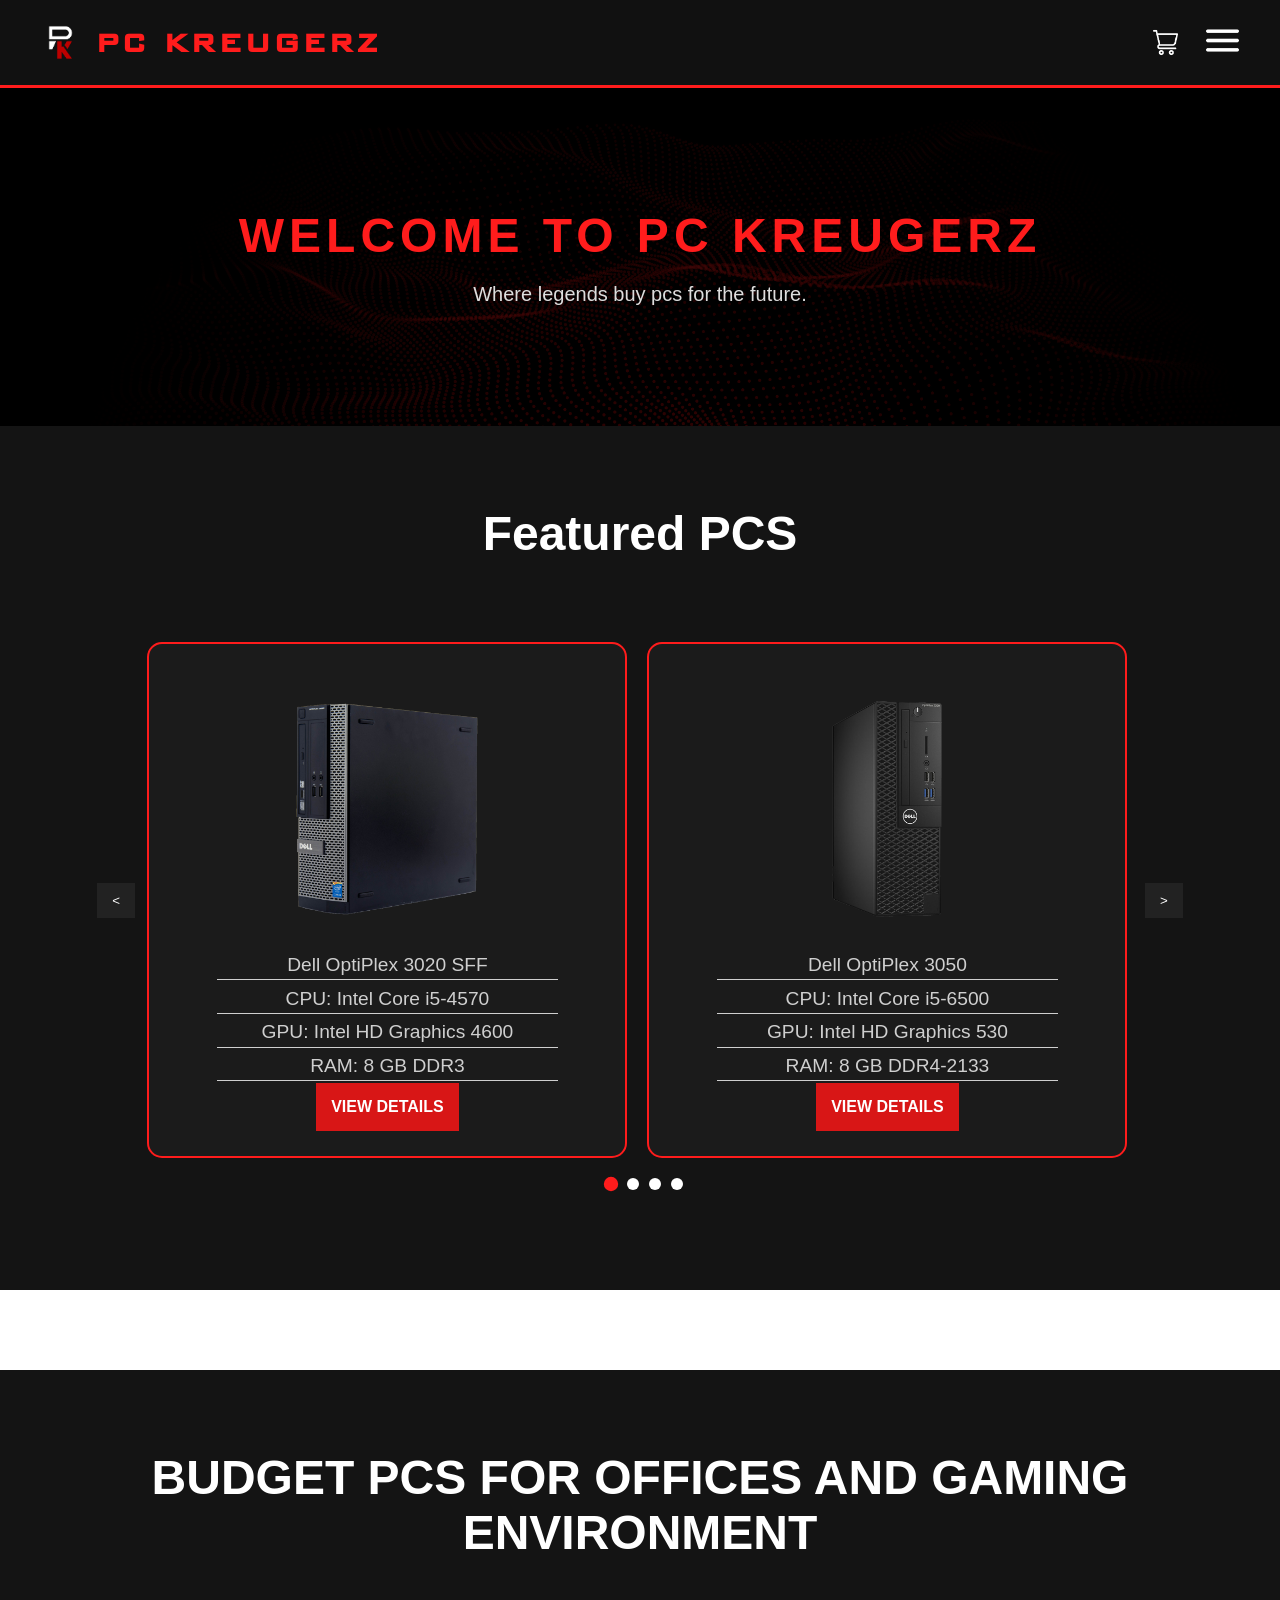
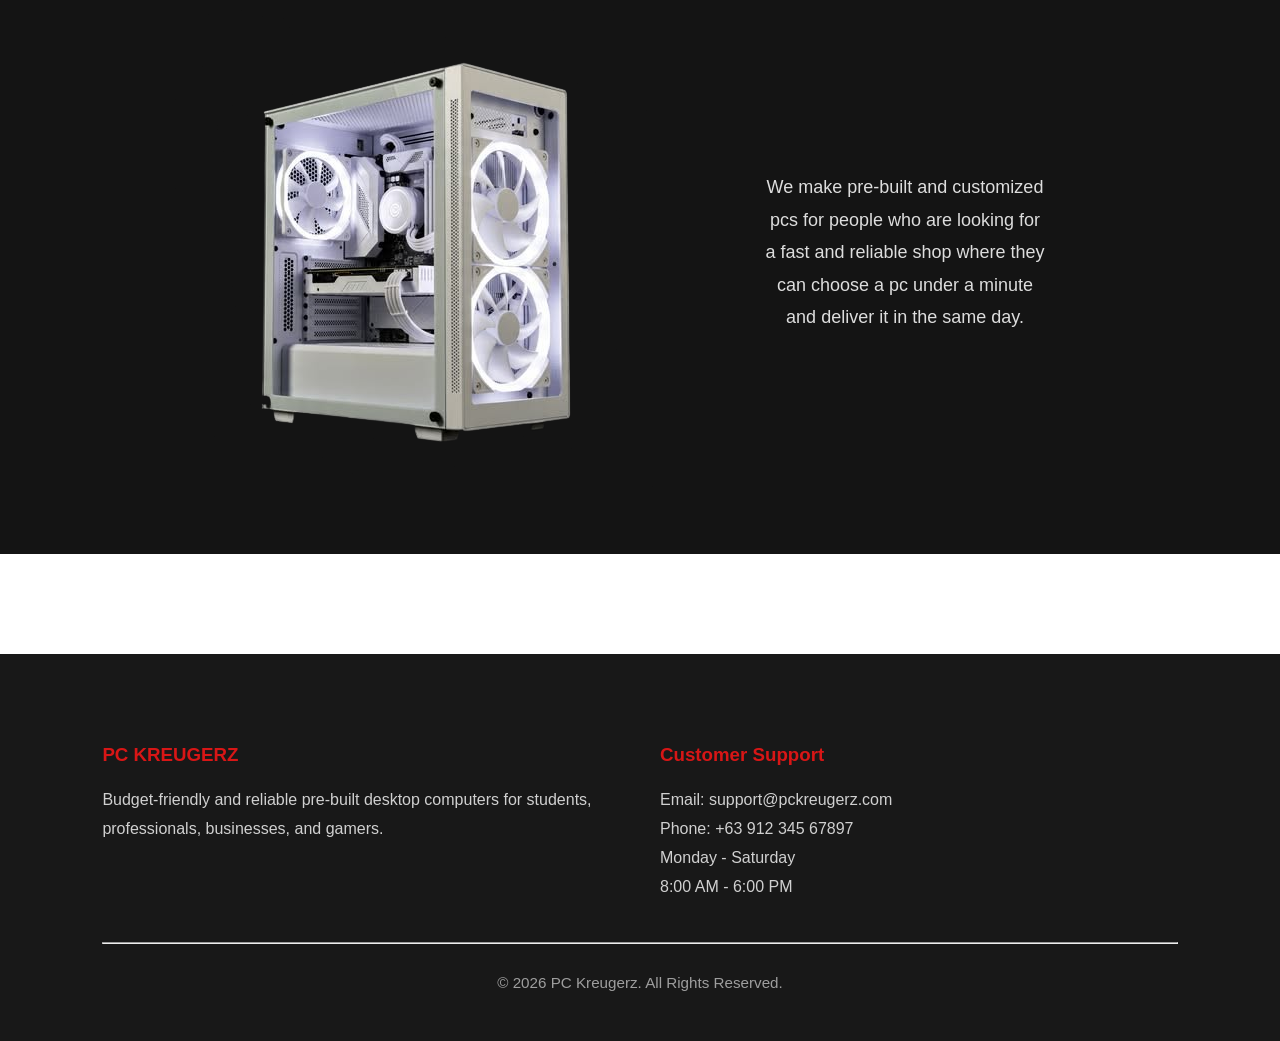
<file: index.html>
<!DOCTYPE html>
<html lang="en">
    <head>
        <meta charset="UTF-8">
        <meta name="viewport" content="width=device-width, initial-scale=1.0">
        <title>PC Kreugerz</title>
        
        <link rel="stylesheet" href="index.css">
        <link rel="stylesheet" href="general_style.css">
    </head>

    <body>
        <header>
            <nav>
                <div class="nav-brand">
                    <a href="index.html" class="logo-link">
                            <img src="pc_kreugerz_logo.png" alt="PC Kreugerz Logo">
                    </a> 
                        <h1>PC KREUGERZ</h1>
                    </div>

                    <div class="nav-icons">
                        <a href="cart.html">
                            <img src="icons/cart_icon.png" alt="Cart_Icon">
                        </a>

                        <div class="menu-container">
                            <img src="icons/menu_icon.png" alt="Menu Icon" id="menu-btn" class="menu-icon">

                            <div class="dropdown-menu" id="dropdown-menu">
                                <a href="index.html">Home</a>
                                <a href="about.html">About Us</a>
                                <a href="contact.html">Contact Us</a>
                            </div>
                        </div>
                    </div>
            </nav>
        </header>

        <main>

            <section id="Main_Header">
                <h2>WELCOME TO PC KREUGERZ</h2>
                <p>Where legends buy pcs for the future.</p>
            </section>

            
            <div class="FeaturedPC">

                <h2>Featured PCS</h2>

                <!-- Carosel here/Hero slider -->

                <div class="FeaturedPC_carousel_wrapper"> 
                <button id="prev"><</button>
                

                    <div class="FeaturedPC_slider">

                            <div class="FeaturedPC_Container"> <!--Feature_PC Container START--> 
                                <div class="FeaturedPC_Individual_Boxes">
                                            <img class="FeaturedPC_images" src="pictures/dell_optiplex_3020_sff.png" alt="Dell Optiplex 3020 Sff">
                                
                                    <p class="FeaturedPC_Texts">Dell OptiPlex 3020 SFF</p>        
                                    <p class="FeaturedPC_Texts">CPU: Intel Core i5-4570</p>
                                    <p class="FeaturedPC_Texts">GPU: Intel HD Graphics 4600</p>
                                    <p class="FeaturedPC_Texts">RAM: 8 GB DDR3</p>
                                    <a href="products/product_dell_optiplex_3020_sff.html">VIEW DETAILS</a>
                                </div>
                                
                                <div class="FeaturedPC_Individual_Boxes">
                                            <img class="FeaturedPC_images" src="pictures/dell-optiplex_3050_sff.png" alt="Dell OptiPlex 3050">
                                    
                                    <p class="FeaturedPC_Texts">Dell OptiPlex 3050</p>
                                    <p class="FeaturedPC_Texts">CPU: Intel Core i5-6500</p>
                                    <p class="FeaturedPC_Texts">GPU: Intel HD Graphics 530</p>
                                    <p class="FeaturedPC_Texts">RAM: 8 GB DDR4-2133</p>
                                    <a href="products/product_dell_optiplex_3050_sff.html">VIEW DETAILS</a>
                                </div>
                                
                                <div class="FeaturedPC_Individual_Boxes">
                                            <img class="FeaturedPC_images" src="pictures/dell_optiplex_7010_sff.png" alt="Dell OptiPlex 7010">
                                    
                                    <p class="FeaturedPC_Texts">Dell OptiPlex 7010</p>
                                    <p class="FeaturedPC_Texts">CPU: Intel Core i5-8500 </p>
                                    <p class="FeaturedPC_Texts">GPU: Intel UHD Graphics 630 </p>
                                    <p class="FeaturedPC_Texts">RAM: 16 GB DDR4-2666 </p>
                                    <a href="products/product_dell_optiplex_7010_sff.html">VIEW DETAILS</a>
                                </div>

                                <div class="FeaturedPC_Individual_Boxes">
                                            <img class="FeaturedPC_images" src="pictures/hp_elitedesk _800_g3_sff.png" alt="Dell EliteDesk 800 G3 SFF">
                                
                                    <p class="FeaturedPC_Texts">Dell EliteDesk 800 G3 SFF</p>
                                    <p class="FeaturedPC_Texts">CPU: Intel Core i7-13700 </p>
                                    <p class="FeaturedPC_Texts">GPU: Intel UHD Graphics 770 </p>
                                    <p class="FeaturedPC_Texts">RAM: 16 GB DDR5 </p>
                                    <a href="products/product_dell_elitedesk_800_g3_sff.html">VIEW DETAILS</a>
                                </div>

                                <div class="FeaturedPC_Individual_Boxes">
                                            <img class="FeaturedPC_images" src="pictures/hp_elitedesk_800_g4_sff.png" alt="Dell EliteDesk 800 G4 SFF">

                                    <p class="FeaturedPC_Texts">Dell EliteDesk 800 G4 SFF</p>
                                    <p class="FeaturedPC_Texts">CPU: Intel Core i5-12500</p>
                                    <p class="FeaturedPC_Texts">GPU: Intel UHD Graphics 770</p>
                                    <p class="FeaturedPC_Texts">RAM: 8 GB DDR4</p>
                                    <a href="products/product_dell_elitedesk_800_g4_sff.html">VIEW DETAILS</a>
                                </div>
                            </div> <!--Feature_PC Container END--> 

                        <div class="FeaturedPC_dots">
                            <span class="dot active"></span>
                            <span class="dot"></span>
                            <span class="dot"></span>
                            <span class="dot"></span>
                        </div>
                    </div>

                    <button id="next">></button>

                </div>

            </div> <!--Feature_PC Section END-->
            
            <section id="Short-Information-to-PCKREUGERZ">

                <h2>BUDGET PCS FOR OFFICES AND GAMING ENVIRONMENT</h2>

                <div class="Info-Container">

                    <div class="Info-Image">
                        <img src="gaming_pc.png" alt="Gaming_PC">
                    </div>

                    <div class="Info-Text">
                        <p>
                            We make pre-built and customized pcs for people who are looking
                            for a fast and reliable shop where they can choose a pc under a
                            minute and deliver it in the same day.
                        </p>
                    </div>

                </div>

            </section>
        </main>

        <footer>

            <div id="Footer_Content">

                <div>

                    <h3>PC KREUGERZ</h3>

                    <p>
                        Budget-friendly and reliable pre-built desktop computers
                        for students, professionals, businesses, and gamers.
                    </p>

                </div>

                <div>

                    <h3>Customer Support</h3>

                    <p>Email: support@pckreugerz.com</p>

                    <p>Phone: +63 912 345 67897</p>

                    <p>Monday - Saturday</p>

                    <p>8:00 AM - 6:00 PM</p>

                </div>

            </div>

            <hr>

            <p id="Copyright">

                © 2026 PC Kreugerz. All Rights Reserved.

            </p>

        </footer>
        <script src="menubtn.js"></script>
        <script src="slider_javascript.js"></script>
    </body>
    
</html>
</file>
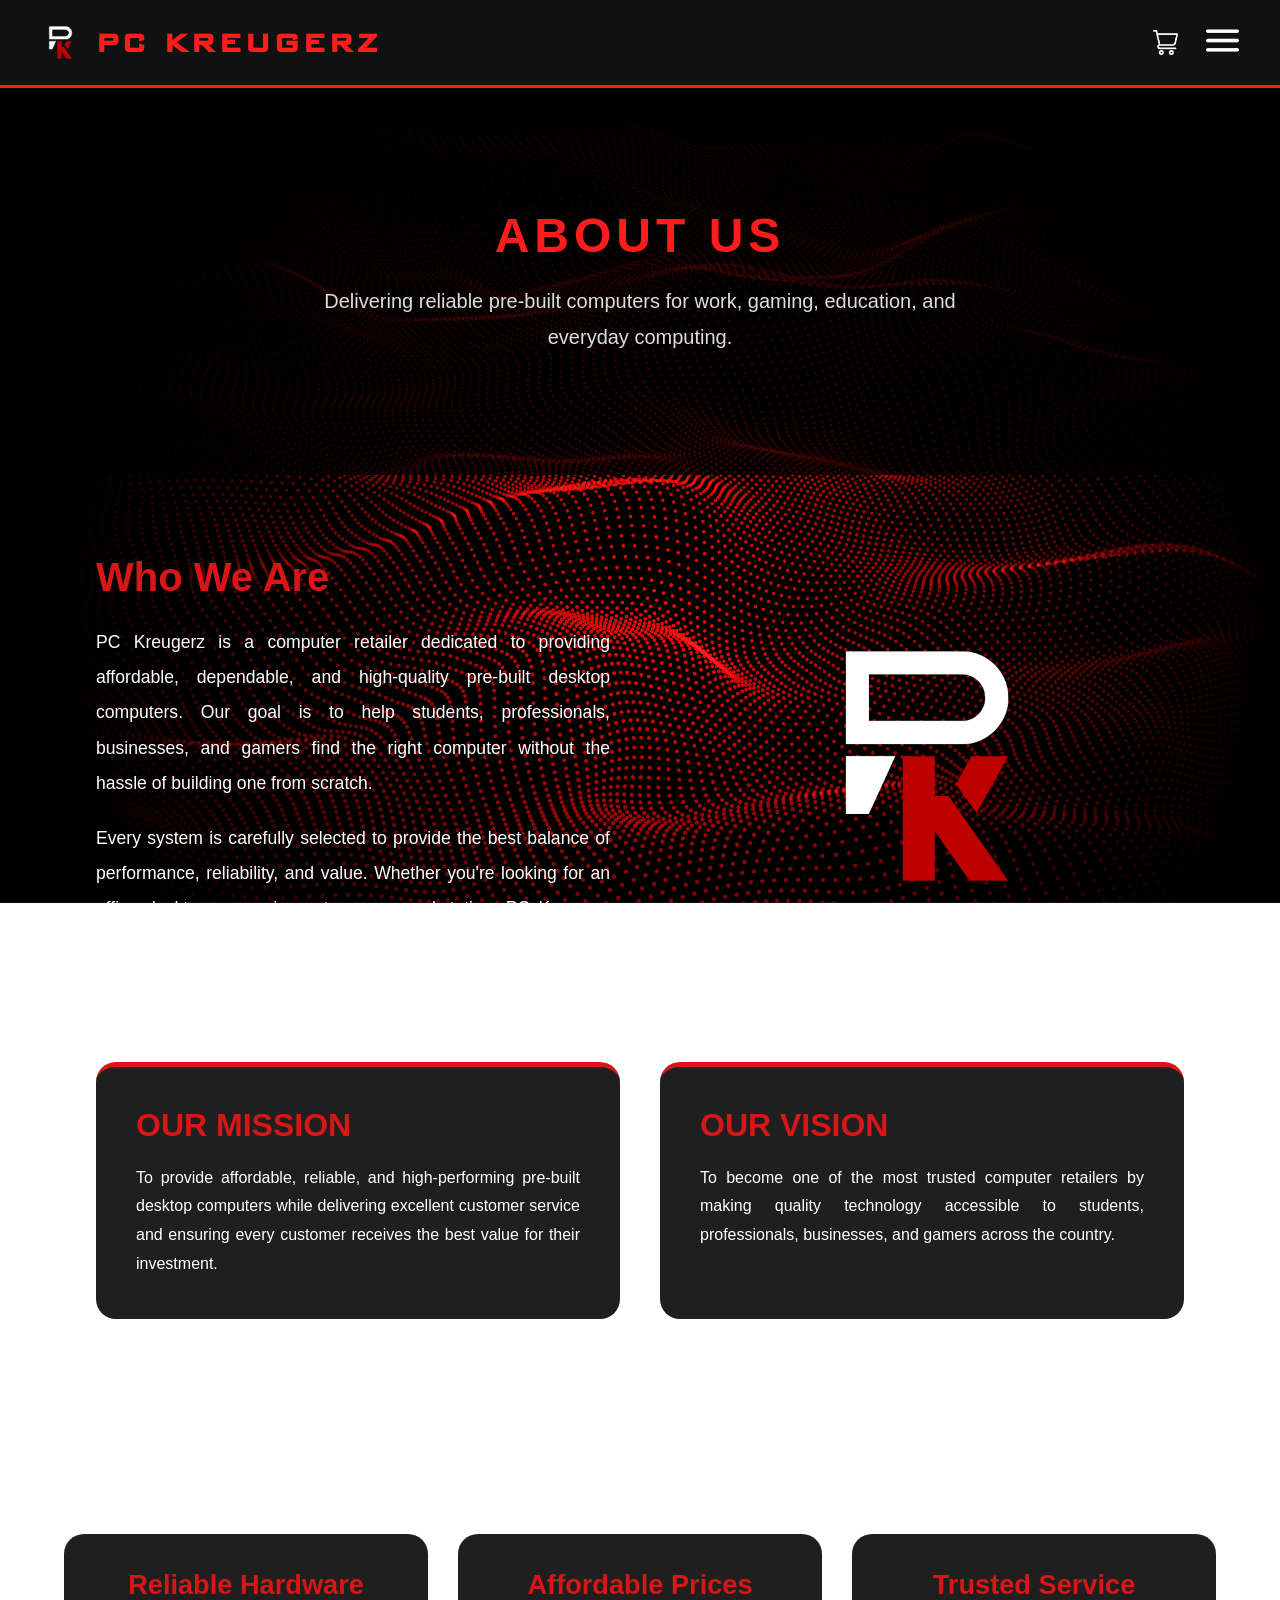
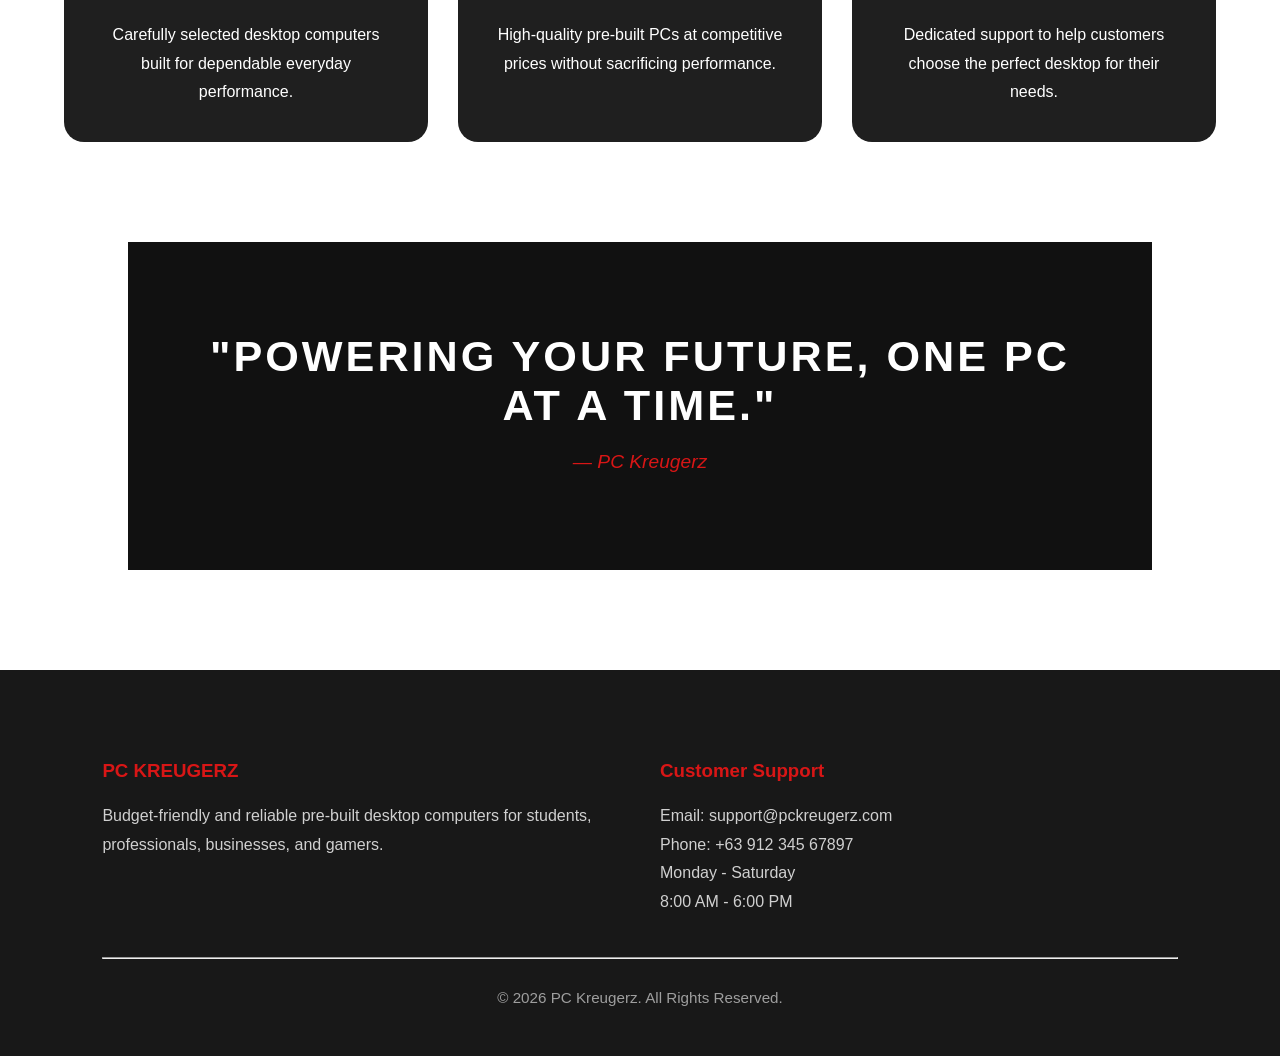
<file: about.html>
<!DOCTYPE html>
<html lang="en">

<head>
    <meta charset="UTF-8">
    <meta name="viewport" content="width=device-width, initial-scale=1.0">
    <title>About Us | PC Kreugerz</title>


        <link rel="stylesheet" href="about.css">
        <link rel="stylesheet" href="general_style.css">
</head>

<body>

    <header>
            <nav>
                <div class="nav-brand">
                    <a href="index.html" class="logo-link">
                            <img src="pc_kreugerz_logo.png" alt="PC Kreugerz Logo">
                    </a> 
                        <h1>PC KREUGERZ</h1>
                    </div>

                    <div class="nav-icons">
                        <a href="cart.html">
                            <img src="icons/cart_icon.png" alt="Cart_Icon">
                        </a>

                        <div class="menu-container">
                            <img src="icons/menu_icon.png" alt="Menu Icon" id="menu-btn" class="menu-icon">

                            <div class="dropdown-menu" id="dropdown-menu">
                                <a href="index.html">Home</a>
                                <a href="about.html">About Us</a>
                                <a href="contact.html">Contact Us</a>
                            </div>
                        </div>
                    </div>
            </nav>
        </header>

    <main>

        <section id="Main_Header">

            <h2>ABOUT US</h2>

            <p>
                Delivering reliable pre-built computers for work, gaming, education,
                and everyday computing.
            </p>

        </section>

        <section id="About_Company">

            <div class="About_Text">

                <h3>Who We Are</h3>

                <p>
                    PC Kreugerz is a computer retailer dedicated to providing
                    affordable, dependable, and high-quality pre-built desktop
                    computers. Our goal is to help students, professionals,
                    businesses, and gamers find the right computer without the
                    hassle of building one from scratch.
                </p>

                <p>
                    Every system is carefully selected to provide the best balance
                    of performance, reliability, and value. Whether you're looking
                    for an office desktop, a gaming setup, or a workstation, PC
                    Kreugerz offers solutions designed to meet your needs.
                </p>

            </div>

            <div class="About_Image">

                <img src="pc_kreugerz_logo.png" alt="PC Kreugerz Logo">

            </div>

        </section>

        <section id="Mission_Vision">

            <div class="Info_Box">

                <h3>OUR MISSION</h3>

                <p>
                    To provide affordable, reliable, and high-performing pre-built
                    desktop computers while delivering excellent customer service
                    and ensuring every customer receives the best value for their
                    investment.
                </p>

            </div>

            <div class="Info_Box">

                <h3>OUR VISION</h3>

                <p>
                    To become one of the most trusted computer retailers by making
                    quality technology accessible to students, professionals,
                    businesses, and gamers across the country.
                </p>

            </div>

        </section>

        <section id="Why_Choose">

            <h2>WHY CHOOSE PC KREUGERZ?</h2>

            <div id="Reasons">

                <div class="Reason_Box">

                    <h3>Reliable Hardware</h3>

                    <p>
                        Carefully selected desktop computers built for dependable
                        everyday performance.
                    </p>

                </div>

                <div class="Reason_Box">

                    <h3>Affordable Prices</h3>

                    <p>
                        High-quality pre-built PCs at competitive prices without
                        sacrificing performance.
                    </p>

                </div>

                <div class="Reason_Box">

                    <h3>Trusted Service</h3>

                    <p>
                        Dedicated support to help customers choose the perfect
                        desktop for their needs.
                    </p>

                </div>

            </div>

        </section>

        <section id="Quote">

            <h2>"POWERING YOUR FUTURE, ONE PC AT A TIME."</h2>

            <p>— PC Kreugerz</p>

        </section>

    </main>

    <footer>

        <div id="Footer_Content">

            <div>

                <h3>PC KREUGERZ</h3>

                <p>
                    Budget-friendly and reliable pre-built desktop computers
                    for students, professionals, businesses, and gamers.
                </p>

            </div>

            <div>

                <h3>Customer Support</h3>

                <p>Email: support@pckreugerz.com</p>

                <p>Phone: +63 912 345 67897</p>

                <p>Monday - Saturday</p>

                <p>8:00 AM - 6:00 PM</p>

            </div>

        </div>

        <hr>

        <p id="Copyright">

            © 2026 PC Kreugerz. All Rights Reserved.

        </p>

    </footer>
        <script src="menubtn.js"></script>
</body>

</html>
</file>
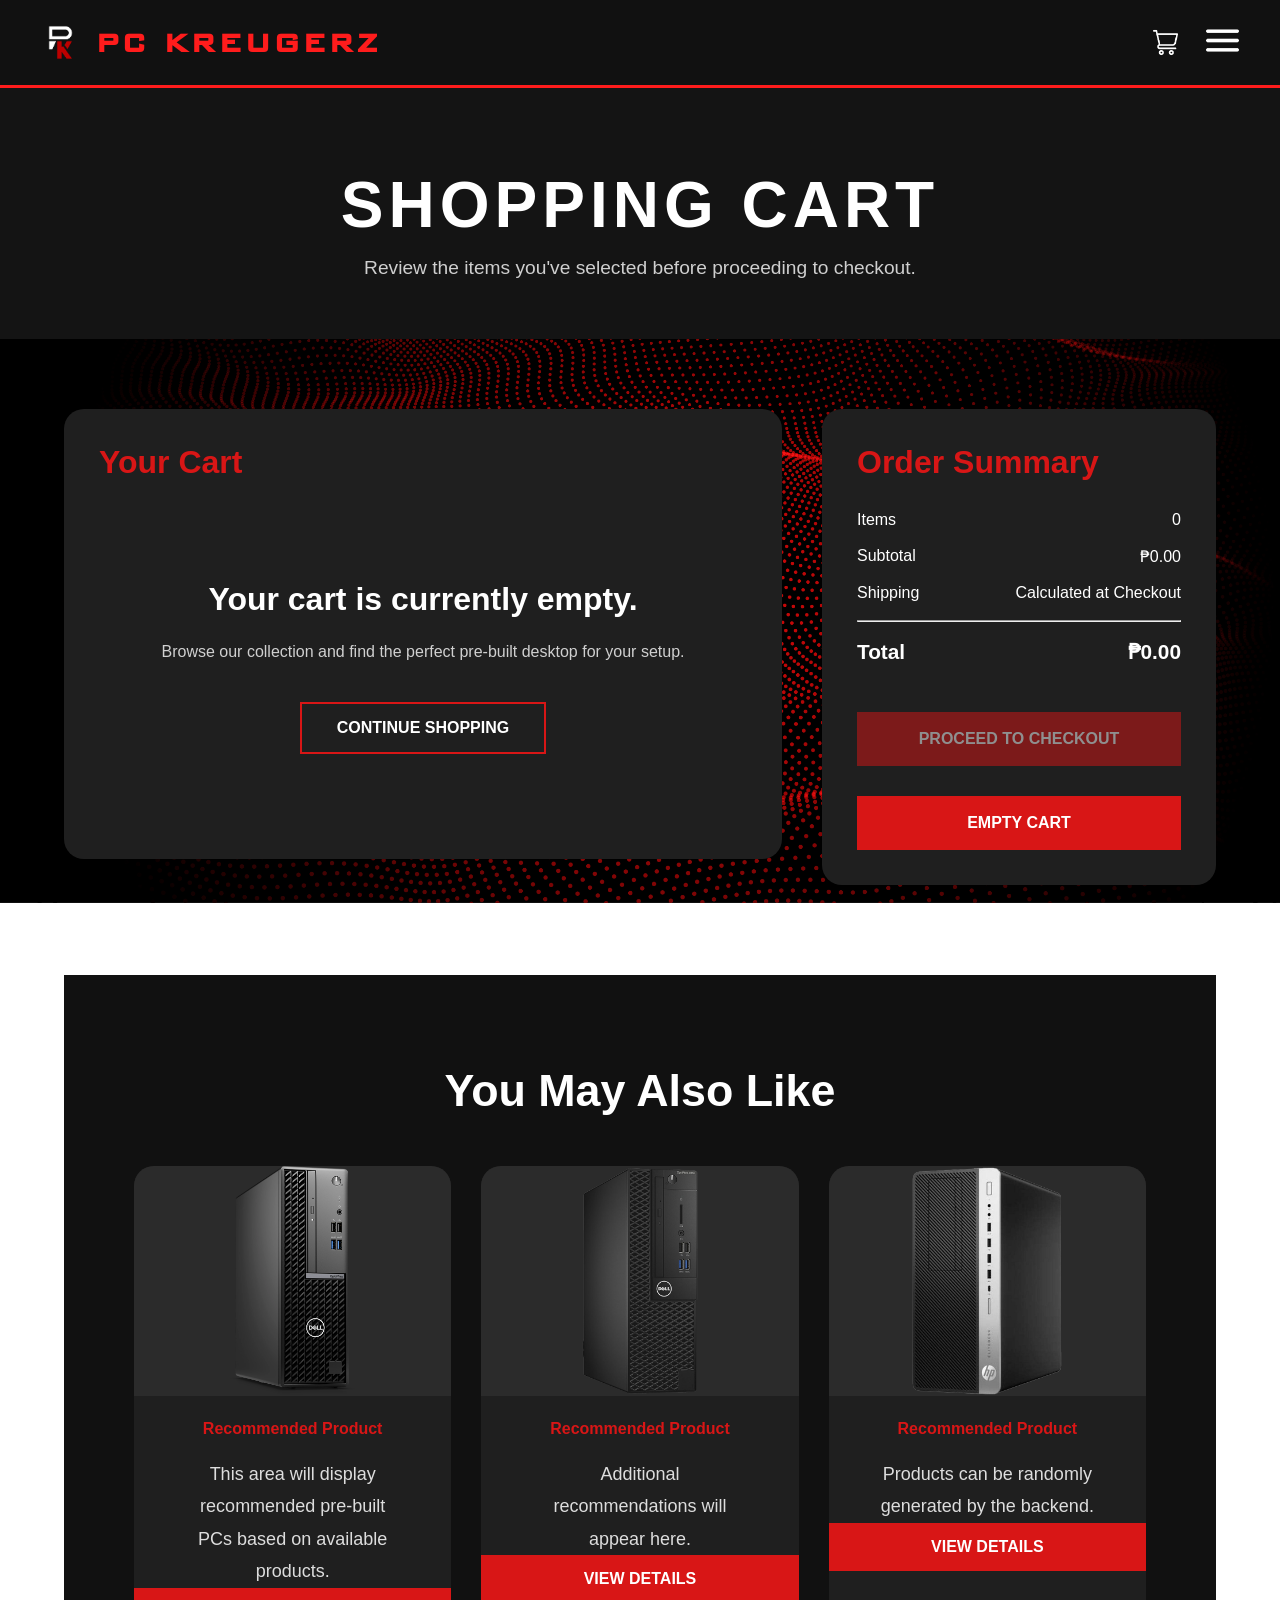
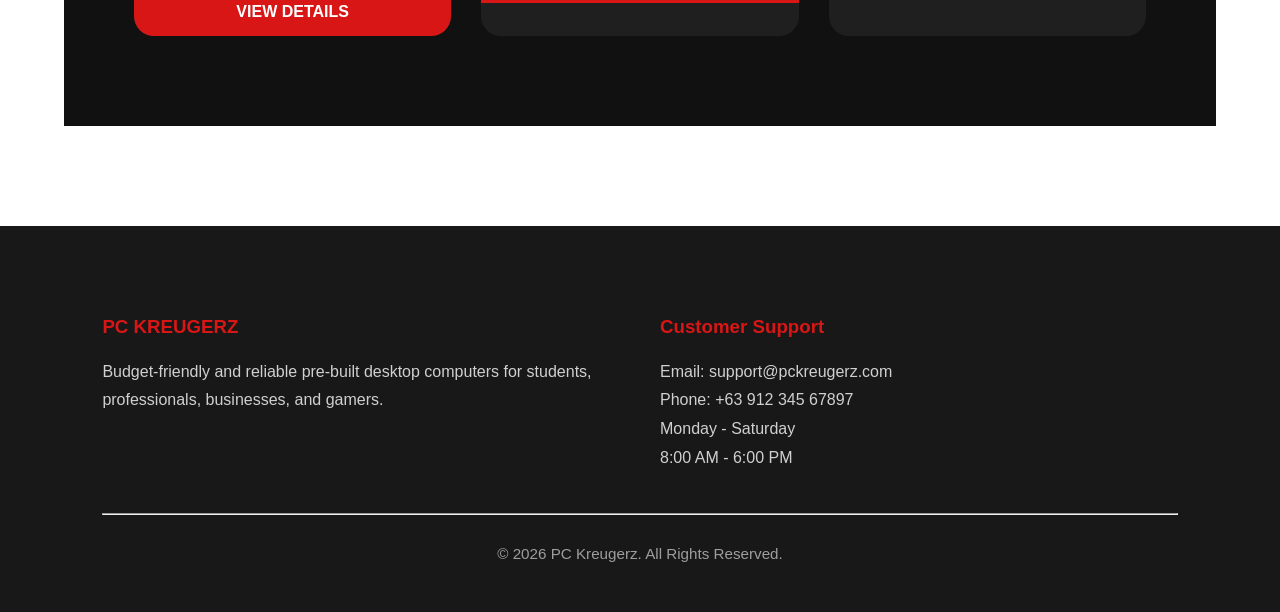
<file: cart.html>
<!DOCTYPE html>
<html lang="en">

<head>
    <meta charset="UTF-8">
    <meta name="viewport" content="width=device-width, initial-scale=1.0">
    <title>Shopping Cart | PC Kreugerz</title>
    
        <link rel="stylesheet" href="cart.css">
        <link rel="stylesheet" href="general_style.css">
</head>

<body>

    <header>
            <nav>
                <div class="nav-brand">
                    <a href="index.html" class="logo-link">
                            <img src="pc_kreugerz_logo.png" alt="PC Kreugerz Logo">
                    </a> 
                        <h1>PC KREUGERZ</h1>
                    </div>

                    <div class="nav-icons">
                        <a href="cart.html">
                            <img src="icons/cart_icon.png" alt="Cart_Icon">
                        </a>

                        <div class="menu-container">
                            <img src="icons/menu_icon.png" alt="Menu Icon" id="menu-btn" class="menu-icon">

                            <div class="dropdown-menu" id="dropdown-menu">
                                <a href="index.html">Home</a>
                                <a href="about.html">About Us</a>
                                <a href="contact.html">Contact Us</a>
                            </div>
                        </div>
                    </div>
            </nav>
    </header>

    <main>

        <section id="Cart_Header">

            <h2>SHOPPING CART</h2>

            <p>
                Review the items you've selected before proceeding to checkout.
            </p>

        </section>

        <section id="Cart_Content">
            <div id="Cart_Container">

                <h3>Your Cart</h3>

                <div id="Cart_Items">
                    <div class="Empty_Cart">

                        <h4>Your cart is currently empty.</h4>

                        <p>
                            Browse our collection and find the perfect pre-built
                            desktop for your setup.
                        </p>

                        <a href="index.html" id="Continue_Shopping">
                            CONTINUE SHOPPING
                        </a>

                    </div>
                </div>
            </div>

            <div id="Cart_Summary">

                <h3>Order Summary</h3>

                <div class="Summary_Row">
                    <span>Items</span>
                    <span id="cartItems">0</span>
                </div>

                <div class="Summary_Row">
                    <span>Subtotal</span>
                    <span id="subtotal">₱0.00</span>
                </div>

                <div class="Summary_Row">
                    <span>Shipping</span>
                    <span>Calculated at Checkout</span>
                </div>

                <hr>

                <div class="Summary_Row Total">
                    <span>Total</span>
                    <span id="total">₱0.00</span>
                </div>

                <button id="checkoutBtn" type="button" disabled>
                    PROCEED TO CHECKOUT
                </button>
                <button id="Empty_Cart_Btn" type="button">
                    EMPTY CART
                </button>

            </div>

        </section>

        <section id="Recommendations">

            <h2>You May Also Like</h2>

            <div id="Recommendation_Container">
                <div class="Recommendation_Card">

                        <img src="pictures/dell_optiplex_7010_sff.png" alt="Dell OptiPlex 3020 SFF">

                    <h4>Recommended Product</h4>

                    <p>
                        This area will display recommended pre-built PCs based on
                        available products.
                    </p>

                    <a href="products/product_dell_optiplex_7010_sff.html">VIEW DETAILS</a>

                </div>

                <div class="Recommendation_Card">

                        <img src="pictures/dell-optiplex_3050_sff.png" alt="HP Small Form Factor">

                    <h4>Recommended Product</h4>

                    <p>
                        Additional recommendations will appear here.
                    </p>

                    <a href="products/product_dell_optiplex_3050_sff.html">VIEW DETAILS</a>

                </div>

                <div class="Recommendation_Card">

                        <img src="pictures/hp_elitedesk_800_g4_sff.png" alt="HP ProDesk 400 G9 SFF">

                    <h4>Recommended Product</h4>

                    <p>
                        Products can be randomly generated by the backend.
                    </p>

                    <a href="products/product_dell_elitedesk_800_g4_sff.html">VIEW DETAILS</a>

                </div>
            </div>
        </section>

    </main>

    <footer>

        <div id="Footer_Content">

            <div>

                <h3>PC KREUGERZ</h3>

                <p>
                    Budget-friendly and reliable pre-built desktop computers
                    for students, professionals, businesses, and gamers.
                </p>

            </div>

            <div>

                <h3>Customer Support</h3>

                <p>Email: support@pckreugerz.com</p>

                <p>Phone: +63 912 345 67897</p>

                <p>Monday - Saturday</p>

                <p>8:00 AM - 6:00 PM</p>

            </div>

        </div>

        <hr>

        <p id="Copyright">

            © 2026 PC Kreugerz. All Rights Reserved.

        </p>

    </footer>

        <script src="menubtn.js"></script>
        <script src="purchase.js"></script>
</body>

</html>
</file>
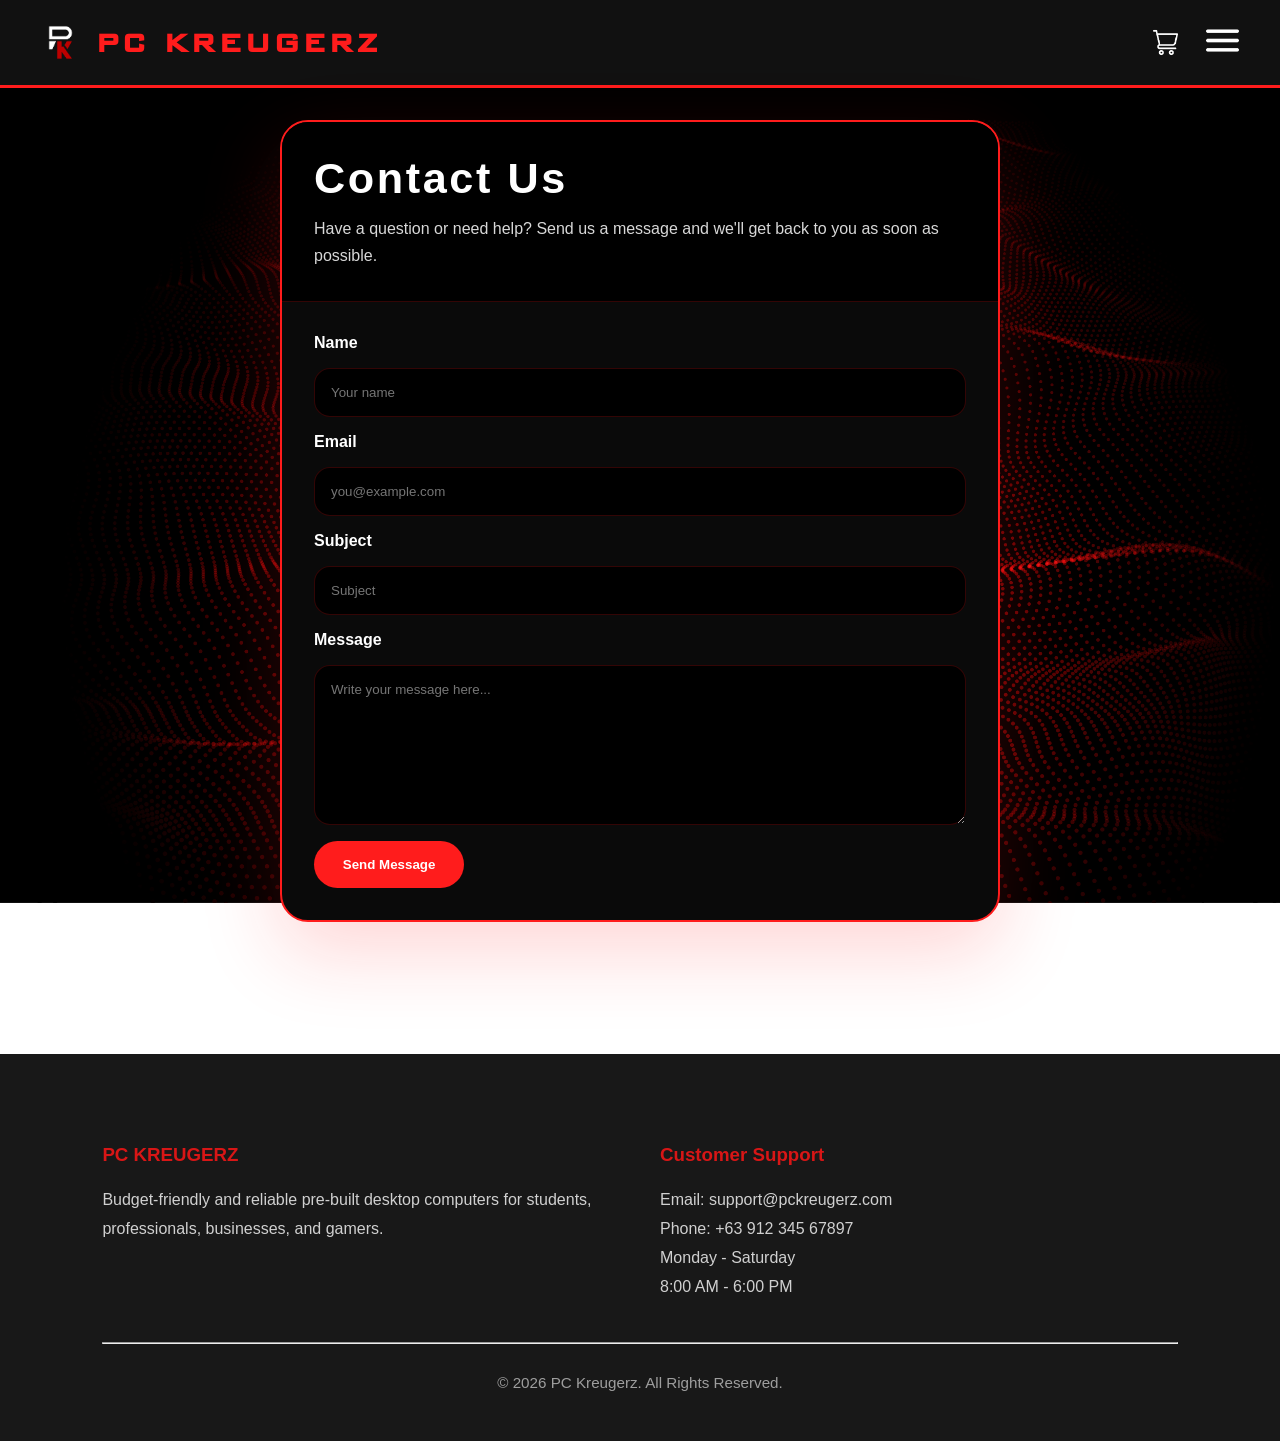
<file: contact.html>
<!DOCTYPE html>
<html lang="en">
<head>
    <meta charset="UTF-8">
    <meta name="viewport" content="width=device-width, initial-scale=1.0">
    <title>Contact Us</title>

    <link rel="stylesheet" href="general_style.css">
    <link rel="stylesheet" href="contact.css">
</head>

<body>

    <!-- Navigation -->
    <header class="site-header">
            <nav>
                <div class="nav-brand">
                    <a href="index.html" class="logo-link">
                            <img src="pc_kreugerz_logo.png" alt="PC Kreugerz Logo">
                    </a> 
                        <h1>PC KREUGERZ</h1>
                    </div>

                    <div class="nav-icons">
                        <a href="cart.html">
                            <img src="icons/cart_icon.png" alt="Cart_Icon">
                        </a>

                        <div class="menu-container">
                            <img src="icons/menu_icon.png" alt="Menu Icon" id="menu-btn" class="menu-icon">

                            <div class="dropdown-menu" id="dropdown-menu">
                                <a href="index.html">Home</a>
                                <a href="about.html">About Us</a>
                                <a href="contact.html">Contact Us</a>
                            </div>
                        </div>
                    </div>
            </nav>
    </header>

    <!-- Contact Section -->
    <main class="contact-page">

        <div class="contact-card">

            <div class="contact-header">
                <h1>Contact Us</h1>

                <p>
                    Have a question or need help? Send us a message and
                    we'll get back to you as soon as possible.
                </p>
            </div>

            <form>

                <label for="name">Name</label>
                <input
                    type="text"
                    id="name"
                    name="name"
                    placeholder="Your name"
                    required>

                <label for="email">Email</label>
                <input
                    type="email"
                    id="email"
                    name="email"
                    placeholder="you@example.com"
                    required>

                <label for="subject">Subject</label>
                <input
                    type="text"
                    id="subject"
                    name="subject"
                    placeholder="Subject">

                <label for="message">Message</label>
                <textarea
                    id="message"
                    name="message"
                    placeholder="Write your message here..."
                    required></textarea>

                <button type="submit">Send Message</button>

            </form>

        </div>

    </main>

    <footer>
        <div id="Footer_Content">
            <div>
                <h3>PC KREUGERZ</h3>
                <p>
                    Budget-friendly and reliable pre-built desktop computers
                    for students, professionals, businesses, and gamers.
                </p>
            </div>

            <div>
                <h3>Customer Support</h3>
                <p>Email: support@pckreugerz.com</p>
                <p>Phone: +63 912 345 67897</p>
                <p>Monday - Saturday</p>
                <p>8:00 AM - 6:00 PM</p>
            </div>
        </div>

        <hr>
        <p id="Copyright">
            © 2026 PC Kreugerz. All Rights Reserved.
        </p>

    </footer>
        <script src="menubtn.js"></script>

</body>
</html>
</file>
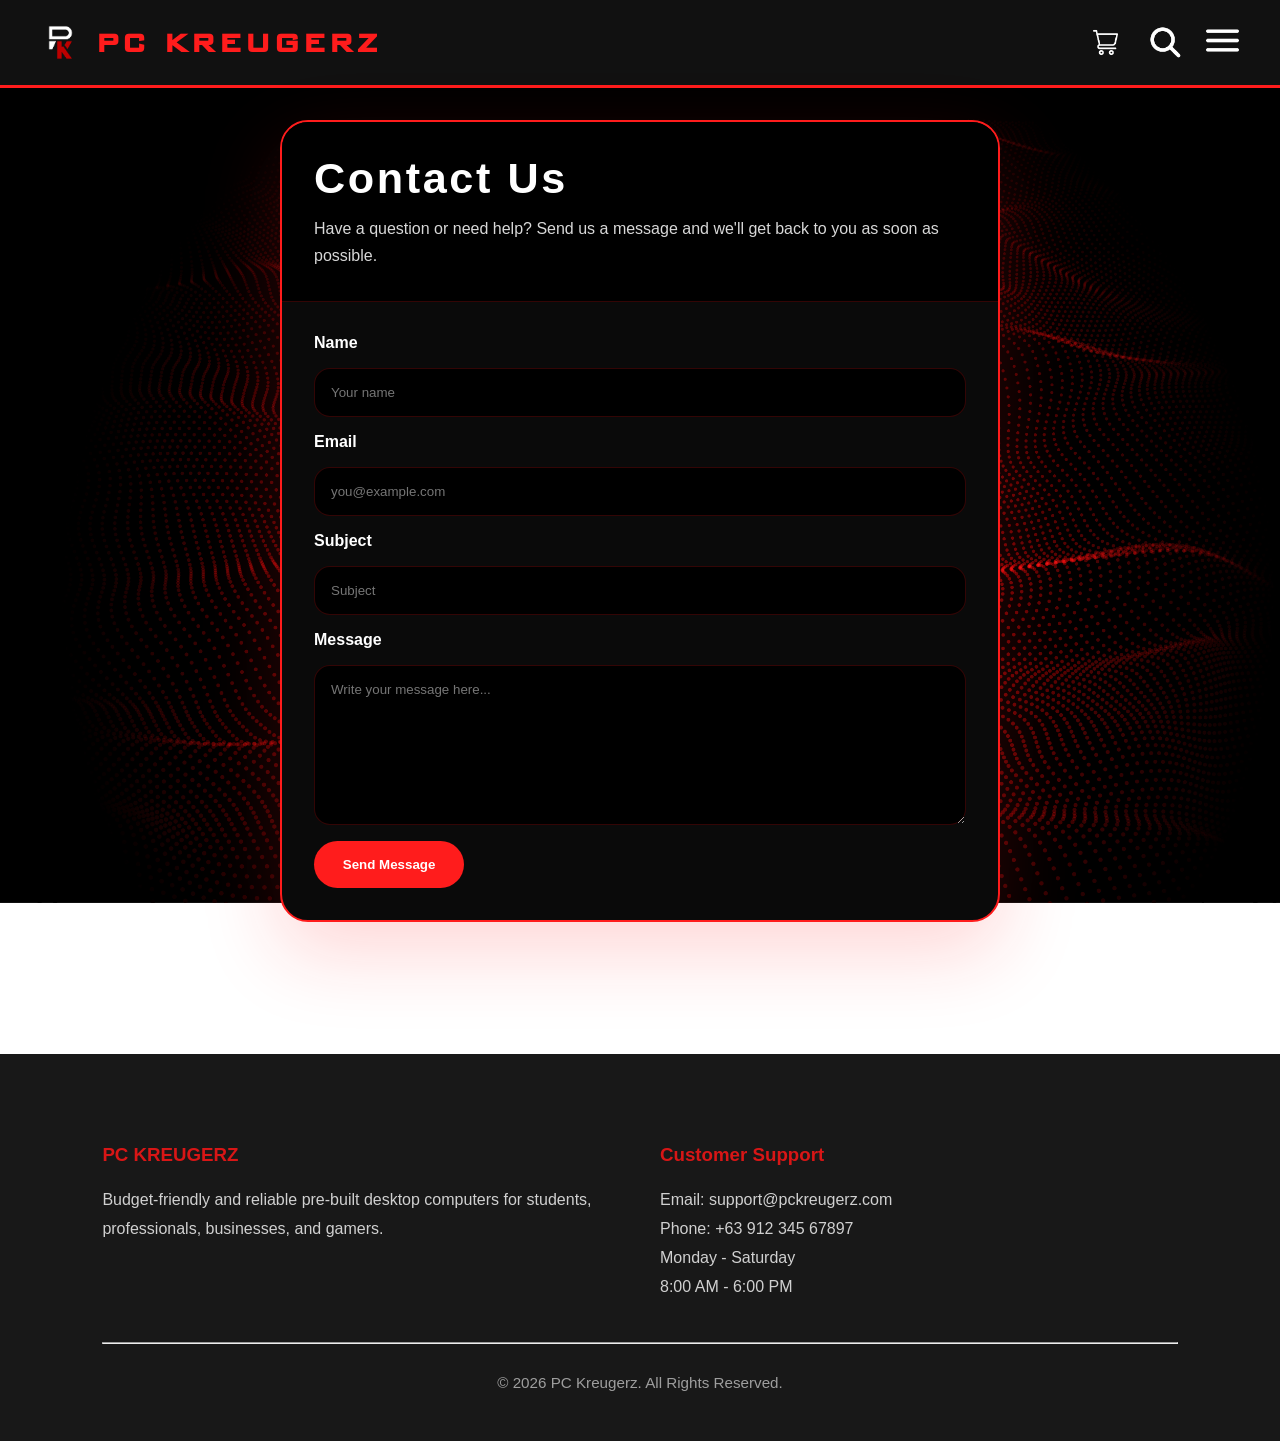
<file: Contact.html>
<!DOCTYPE html>
<html lang="en">
<head>
    <meta charset="UTF-8">
    <meta name="viewport" content="width=device-width, initial-scale=1.0">
    <title>Contact Us</title>

    <link rel="stylesheet" href="general_style.css">
    <link rel="stylesheet" href="Contact.css">
</head>

<body>

    <!-- Navigation -->
    <header class="site-header">
        <nav>
            <div class="nav-brand">
                <a href="index.html" class="logo-link">
                    <img src="pc_kreugerz_logo.png" alt="PC Kreugerz Logo">
                </a>
                <h1>PC KREUGERZ</h1>
            </div>

            <div class="nav-icons">
                <a href="cart.html">
                    <img src="icons/cart_icon.png" alt="Cart Icon">
                </a>

                <a href="search.html">
                    <img src="icons/search_icon.png" alt="Search Icon">
                </a>

                <div class="menu-container">
                    <img src="icons/menu_icon.png"
                        alt="Menu Icon"
                        id="menu-btn"
                        class="menu-icon">

                    <div class="dropdown-menu" id="dropdown-menu">
                        <a href="index.html">Home</a>
                        <a href="about.html">About Us</a>
                        <a href="contact.html">Contact Us</a>
                    </div>
                </div>
            </div>
        </nav>
    </header>

    <!-- Contact Section -->
    <main class="contact-page">

        <div class="contact-card">

            <div class="contact-header">
                <h1>Contact Us</h1>

                <p>
                    Have a question or need help? Send us a message and
                    we'll get back to you as soon as possible.
                </p>
            </div>

            <form>

                <label for="name">Name</label>
                <input
                    type="text"
                    id="name"
                    name="name"
                    placeholder="Your name"
                    required>

                <label for="email">Email</label>
                <input
                    type="email"
                    id="email"
                    name="email"
                    placeholder="you@example.com"
                    required>

                <label for="subject">Subject</label>
                <input
                    type="text"
                    id="subject"
                    name="subject"
                    placeholder="Subject">

                <label for="message">Message</label>
                <textarea
                    id="message"
                    name="message"
                    placeholder="Write your message here..."
                    required></textarea>

                <button type="submit">Send Message</button>

            </form>

        </div>

    </main>

    <footer>
        <div id="Footer_Content">
            <div>
                <h3>PC KREUGERZ</h3>
                <p>
                    Budget-friendly and reliable pre-built desktop computers
                    for students, professionals, businesses, and gamers.
                </p>
            </div>

            <div>
                <h3>Customer Support</h3>
                <p>Email: support@pckreugerz.com</p>
                <p>Phone: +63 912 345 67897</p>
                <p>Monday - Saturday</p>
                <p>8:00 AM - 6:00 PM</p>
            </div>
        </div>

        <hr>
        <p id="Copyright">
            © 2026 PC Kreugerz. All Rights Reserved.
        </p>

    </footer>
        <script src="menubtn.js"></script>

</body>
</html>
</file>
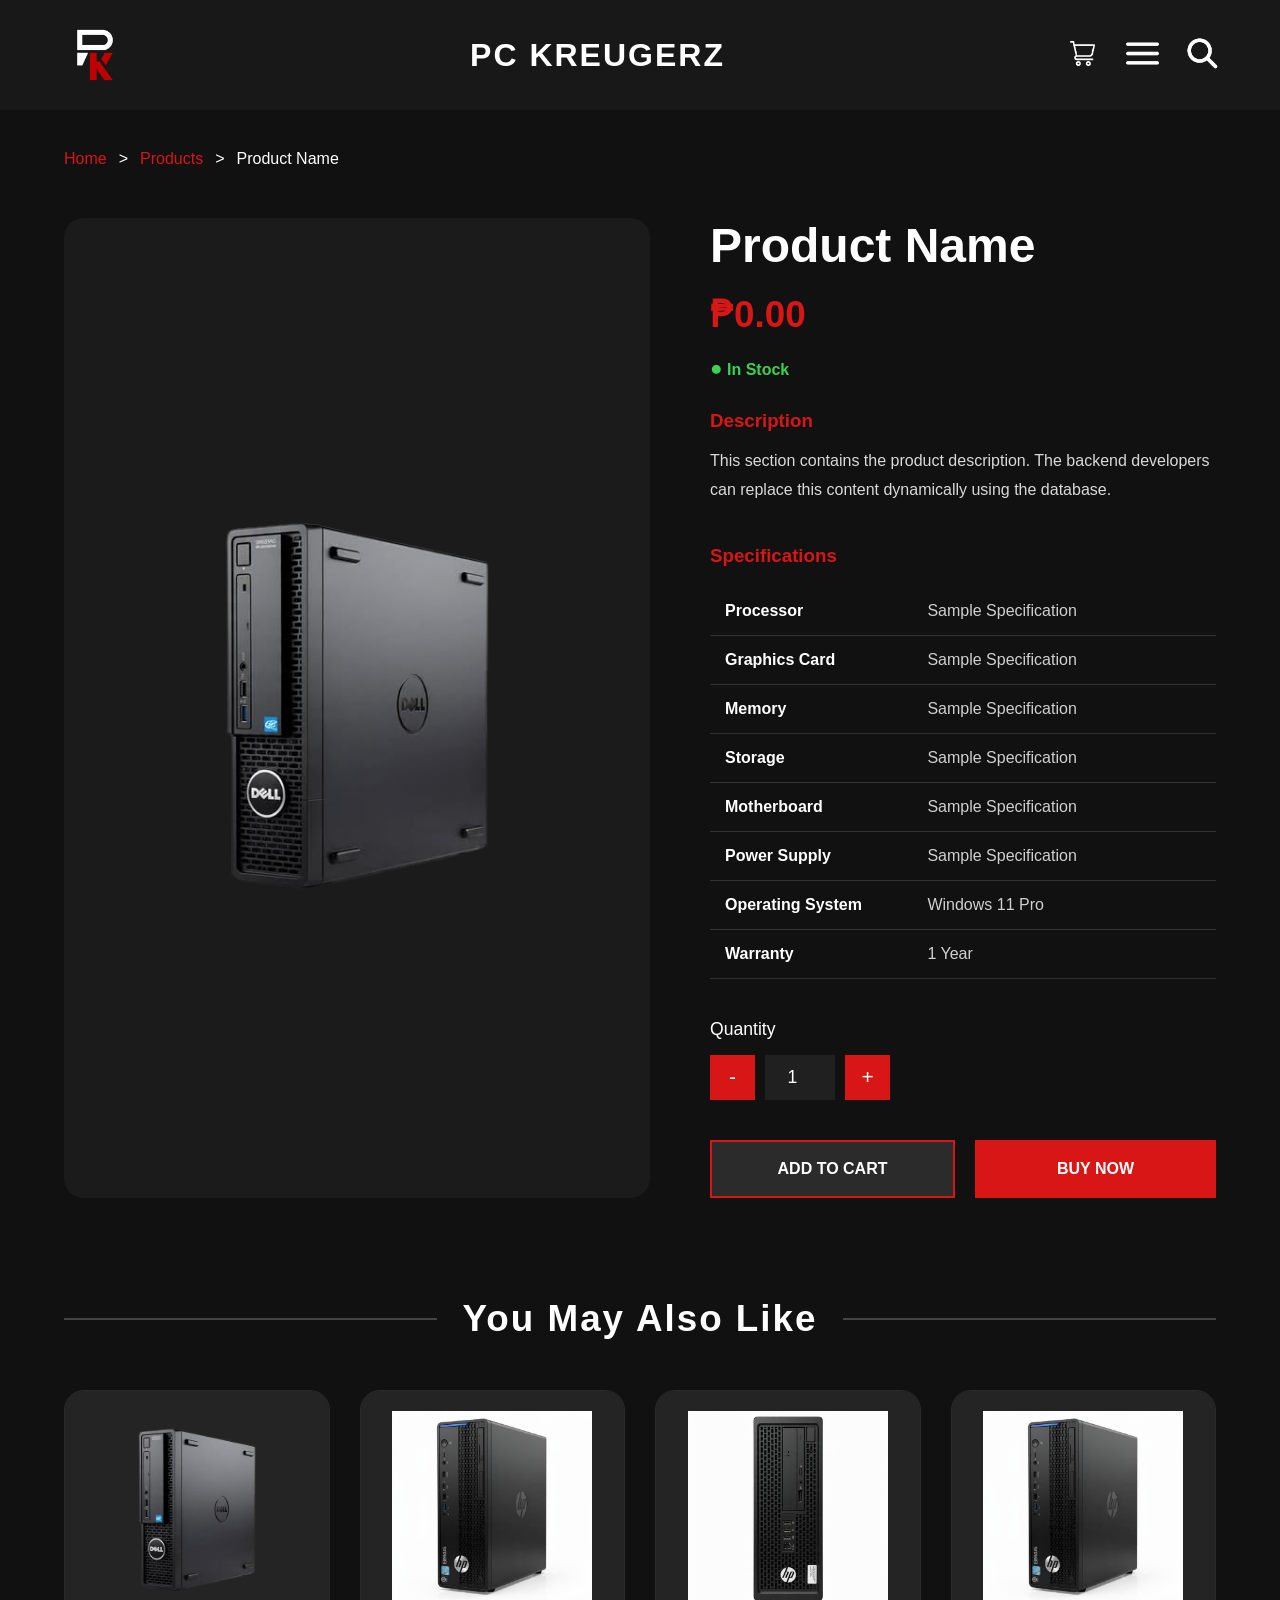
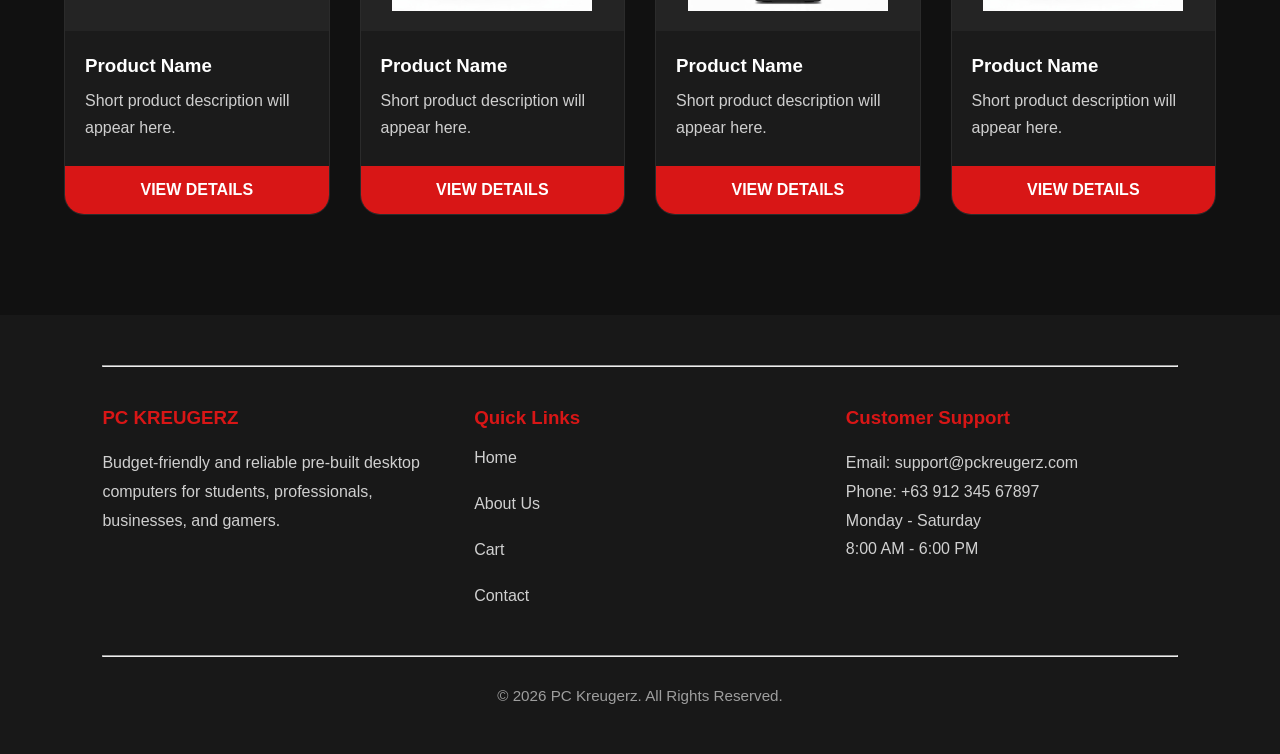
<file: Product Details.html>
<!DOCTYPE html>
<html lang="en">

<head>

    <meta charset="UTF-8">

    <meta name="viewport" content="width=device-width, initial-scale=1.0">

    <title>PC Kreugerz | Product Details</title>

    <link rel="stylesheet" href="Buying_Page.css">

</head>

<body>

    <nav>

        <img src="PC Kreugerz Logo.png" alt="PC Kreugerz Logo">

        <h1>PC KREUGERZ</h1>

        <div id="Navigation">

            <a href="Cart.html">
                <img src="Icons/Cart_Icon.png" alt="Cart">
            </a>

            <a href="Menu.html">
                <img src="Icons/Menu_Icon.png" alt="Menu">
            </a>

            <a href="Search.html">
                <img src="Icons/Search_Icon.png" alt="Search">
            </a>

        </div>

    </nav>

    <main>

        <section id="Breadcrumb">

            <a href="Index.html">Home</a>

            <span>></span>

            <a href="Products.html">Products</a>

            <span>></span>

            <p>Product Name</p>

        </section>

        <section id="Product_Details">

            <div id="Product_Image">

                <img src="Featured_PC_images/Dell_OptiPlex_3020_SFF.png" alt="Product Image">

            </div>

            <div id="Product_Info">

                <h2>Product Name</h2>

                <h3 id="Price">₱0.00</h3>

                <p id="Availability">
                    <span>●</span> In Stock
                </p>

                <div id="Description">

                    <h3>Description</h3>

                    <p>
                        This section contains the product description.
                        The backend developers can replace this content
                        dynamically using the database.
                    </p>

                </div>

                <div id="Specifications">

                    <h3>Specifications</h3>

                    <table>

                        <tr>
                            <td>Processor</td>
                            <td>Sample Specification</td>
                        </tr>

                        <tr>
                            <td>Graphics Card</td>
                            <td>Sample Specification</td>
                        </tr>

                        <tr>
                            <td>Memory</td>
                            <td>Sample Specification</td>
                        </tr>

                        <tr>
                            <td>Storage</td>
                            <td>Sample Specification</td>
                        </tr>

                        <tr>
                            <td>Motherboard</td>
                            <td>Sample Specification</td>
                        </tr>

                        <tr>
                            <td>Power Supply</td>
                            <td>Sample Specification</td>
                        </tr>

                        <tr>
                            <td>Operating System</td>
                            <td>Windows 11 Pro</td>
                        </tr>

                        <tr>
                            <td>Warranty</td>
                            <td>1 Year</td>
                        </tr>

                    </table>

                </div>

                <div id="Quantity">

                    <label>Quantity</label>

                    <div id="Quantity_Box">

                        <button>-</button>

                        <input type="number" value="1" min="1">

                        <button>+</button>

                    </div>

                </div>

                <div id="Buttons">

                    <button id="Add_To_Cart">
                        ADD TO CART
                    </button>

                    <button id="Buy_Now">
                        BUY NOW
                    </button>

                </div>

            </div>

        </section>
                <section id="Recommendations">

            <div class="Recommendation_Title">

                <hr>

                <h2>You May Also Like</h2>

                <hr>

            </div>

            <div id="Recommendation_Container">

                <div class="Recommendation_Card">

                    <img src="Featured_PC_images/Dell_OptiPlex_3020_SFF.png" alt="Recommended Product">

                    <h3>Product Name</h3>

                    <p>
                        Short product description will appear here.
                    </p>

                    <a href="#">VIEW DETAILS</a>

                </div>

                <div class="Recommendation_Card">

                    <img src="Featured_PC_images/Dell HP Small Factor.jpg" alt="Recommended Product">

                    <h3>Product Name</h3>

                    <p>
                        Short product description will appear here.
                    </p>

                    <a href="#">VIEW DETAILS</a>

                </div>

                <div class="Recommendation_Card">

                    <img src="Featured_PC_images/Dell HP Small Factor SFF ProDesk 400 G9 SFF.jpg" alt="Recommended Product">

                    <h3>Product Name</h3>

                    <p>
                        Short product description will appear here.
                    </p>

                    <a href="#">VIEW DETAILS</a>

                </div>

                <div class="Recommendation_Card">

                    <img src="Featured_PC_images/Dell HP Small Factor.jpg" alt="Recommended Product">

                    <h3>Product Name</h3>

                    <p>
                        Short product description will appear here.
                    </p>

                    <a href="#">VIEW DETAILS</a>

                </div>

            </div>

        </section>

    </main>

    <footer>

        <hr>

        <div id="Footer_Content">

            <div>

                <h3>PC KREUGERZ</h3>

                <p>
                    Budget-friendly and reliable pre-built desktop computers
                    for students, professionals, businesses, and gamers.
                </p>

            </div>

            <div>

                <h3>Quick Links</h3>

                <a href="Index.html">Home</a><br>
                <a href="About_Us.html">About Us</a><br>
                <a href="Cart.html">Cart</a><br>
                <a href="Contact.html">Contact</a>

            </div>

            <div>

                <h3>Customer Support</h3>

                <p>Email: support@pckreugerz.com</p>

                <p>Phone: +63 912 345 67897</p>

                <p>Monday - Saturday</p>

                <p>8:00 AM - 6:00 PM</p>

            </div>

        </div>

        <hr>

        <p id="Copyright">

            © 2026 PC Kreugerz. All Rights Reserved.

        </p>

    </footer>

</body>

</html>
</file>
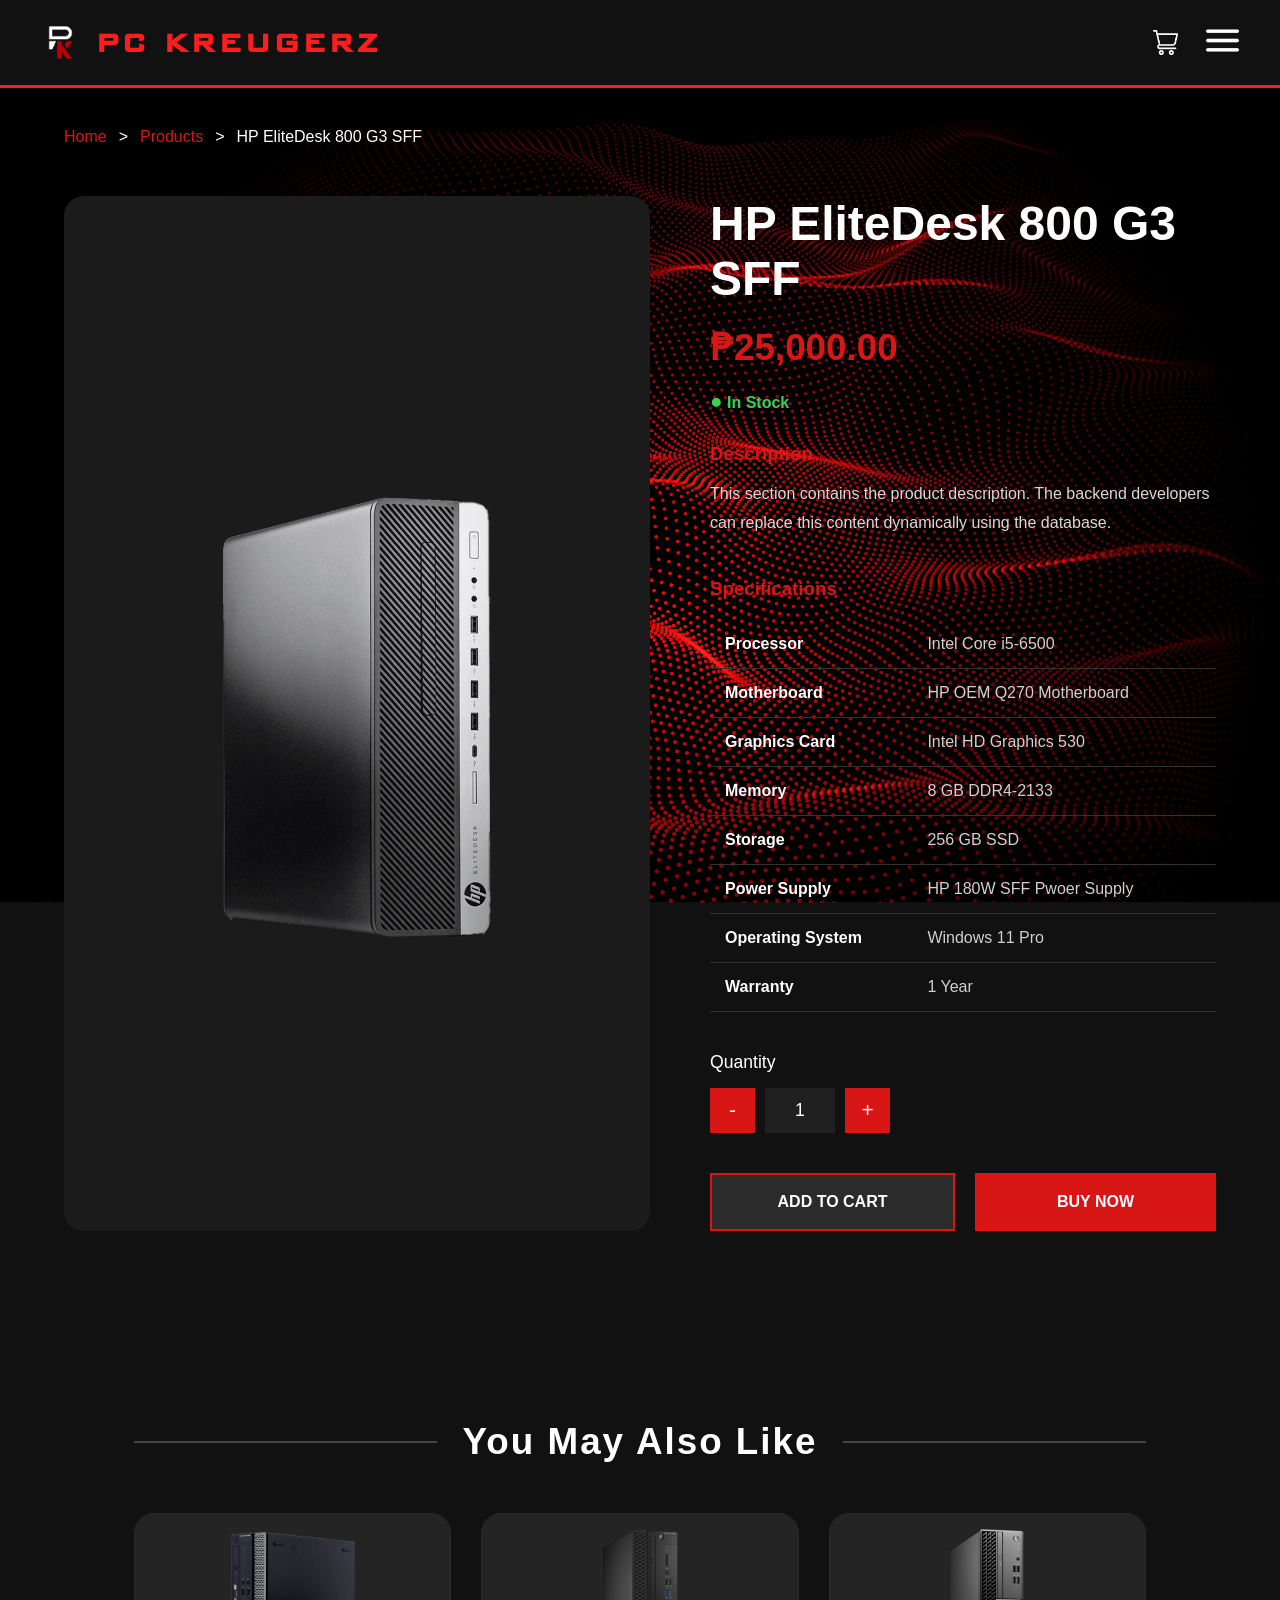
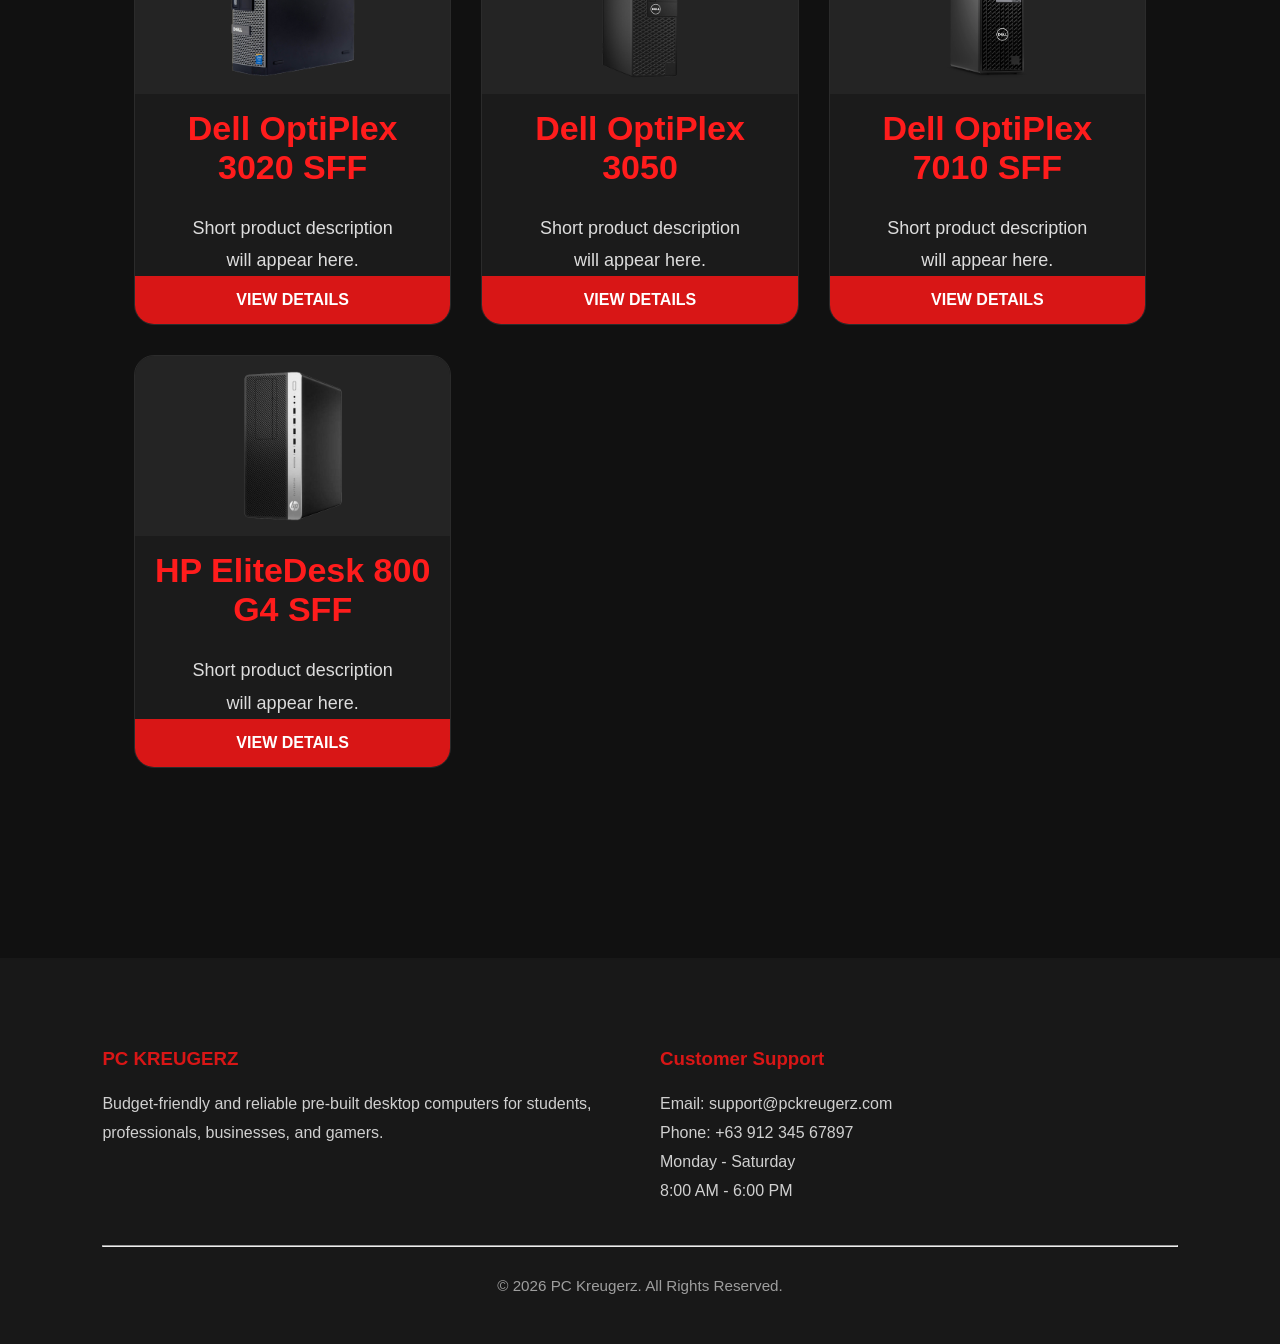
<file: products/product_dell_elitedesk_800_g3_sff.html>
<!DOCTYPE html>
<html lang="en">

<head>
    <meta charset="UTF-8">
    <meta name="viewport" content="width=device-width, initial-scale=1.0">

    <title>PC Kreugerz | Product Details</title>

    <link rel="stylesheet" href="product_page.css">
    <link rel="stylesheet" href="../general_style.css">
</head>

<body>

    <nav>
        <div class="nav-brand">
            <a href="../index.html" class="logo-link">
                    <img src="../pc_kreugerz_logo.png" alt="PC Kreugerz Logo">
            </a> 
                <h1>PC KREUGERZ</h1>
            </div>

            <div class="nav-icons">
                <a href="../cart.html">
                    <img src="../icons/cart_icon.png" alt="Cart_Icon">
                </a>

                <div class="menu-container">
                    <img src="../icons/menu_icon.png" alt="Menu Icon" id="menu-btn" class="menu-icon">

                    <div class="dropdown-menu" id="dropdown-menu">
                        <a href="../index.html">Home</a>
                        <a href="../about.html">About Us</a>
                        <a href="../contact.html">Contact Us</a>
                    </div>
                </div>
            </div>
    </nav>

    <main>

        <section id="Breadcrumb">

            <a href="../index.html">Home</a>

            <span>></span>

            <a href="Products.html">Products</a>

            <span>></span>

            <p>HP EliteDesk 800 G3 SFF</p>

        </section>

        <section id="Product_Details">

            <div id="Product_Image">

                <img src="../pictures/hp_elitedesk _800_g3_sff.png" alt="Product Image">

            </div>

            <div id="Product_Info">

                <h2>HP EliteDesk 800 G3 SFF</h2>

                <h3 id="Price">₱25,000.00</h3>

                <p id="Availability">
                    <span>●</span> In Stock
                </p>

                <div id="Description">

                    <h3>Description</h3>

                    <p>
                        This section contains the product description.
                        The backend developers can replace this content
                        dynamically using the database.
                    </p>
                </div>

                <div id="Specifications">

                    <h3>Specifications</h3>

                    <table>

                        <tr>
                            <td>Processor</td>
                            <td>Intel Core i5-6500 </td>
                        </tr>

                        <tr>
                            <td>Motherboard</td>
                            <td>HP OEM Q270 Motherboard </td>
                        </tr>

                        <tr>
                            <td>Graphics Card</td>
                            <td>Intel HD Graphics 530 </td>
                        </tr>

                        <tr>
                            <td>Memory</td>
                            <td>8 GB DDR4-2133 </td>
                        </tr>

                        <tr>
                            <td>Storage</td>
                            <td>256 GB SSD </td>
                        </tr>

                        <tr>
                            <td>Power Supply</td>
                            <td>HP 180W SFF Pwoer Supply</td>
                        </tr>

                        <tr>
                            <td>Operating System</td>
                            <td>Windows 11 Pro</td>
                        </tr>

                        <tr>
                            <td>Warranty</td>
                            <td>1 Year</td>
                        </tr>

                    </table>

                </div>
                
                <div id="Purchase_Box" data-id="computer_4" data-name="HP EliteDesk 800 G3 SFF" data-price="25000">

                    <div id="Quantity">

                        <label>Quantity</label>

                        <div id="Quantity_Box">

                            <button id="Decrease_Qty">-</button>

                            <input type="number" id="Qty_Input" value="1" min="1">

                            <button id="Increase_Qty">+</button>

                        </div>
                    </div>

                    <div id="Buttons">

                        <button id="Add_To_Cart">
                            ADD TO CART
                        </button>

                        <button id="Buy_Now">
                            BUY NOW
                        </button>

                    </div>

                </div>

            </div>

        </section>
                <section id="Recommendations">

            <div class="Recommendation_Title">

                <hr>

                <h2>You May Also Like</h2>

                <hr>

            </div>

            <div id="Recommendation_Container">
                <div class="Recommendation_Card">

                    <img src="../pictures/dell_optiplex_3020_sff.png" alt="Recommended Product">

                    <h3>Dell OptiPlex 3020 SFF</h3>

                    <p>
                        Short product description will appear here.
                    </p>

                    <a href="product_dell_optiplex_3020_sff.html">VIEW DETAILS</a>
                </div>

                <div class="Recommendation_Card">

                    <img src="../pictures/dell-optiplex_3050_sff.png" alt="Recommended Product">

                    <h3>Dell OptiPlex 3050</h3>

                    <p>
                        Short product description will appear here.
                    </p>

                    <a href="product_dell_optiplex_3050_sff.html">VIEW DETAILS</a>

                </div>

                <div class="Recommendation_Card">

                    <img src="../pictures/dell_optiplex_7010_sff.png" alt="Recommended Product">

                    <h3>Dell OptiPlex 7010 SFF</h3>

                    <p>
                        Short product description will appear here.
                    </p>

                    <a href="product_dell_optiplex_7010_sff.html">VIEW DETAILS</a>

                </div>

                <div class="Recommendation_Card">

                    <img src="../pictures/hp_elitedesk_800_g4_sff.png" alt="Recommended Product">

                    <h3>HP EliteDesk 800 G4 SFF</h3>

                    <p>
                        Short product description will appear here.
                    </p>

                    <a href="product_dell_elitedesk_800_g4_sff.html">VIEW DETAILS</a>

                </div>

            </div>

        </section>

    </main>

    <footer>

        <div id="Footer_Content">

            <div>

                <h3>PC KREUGERZ</h3>

                <p>
                    Budget-friendly and reliable pre-built desktop computers
                    for students, professionals, businesses, and gamers.
                </p>

            </div>

            <div>

                <h3>Customer Support</h3>

                <p>Email: support@pckreugerz.com</p>

                <p>Phone: +63 912 345 67897</p>

                <p>Monday - Saturday</p>

                <p>8:00 AM - 6:00 PM</p>

            </div>

        </div>

        <hr>

        <p id="Copyright">

            © 2026 PC Kreugerz. All Rights Reserved.

        </p>

    </footer>
    <script src="../menubtn.js"></script>
    <script src="../purchase.js"></script>
</body>

</html>
</file>
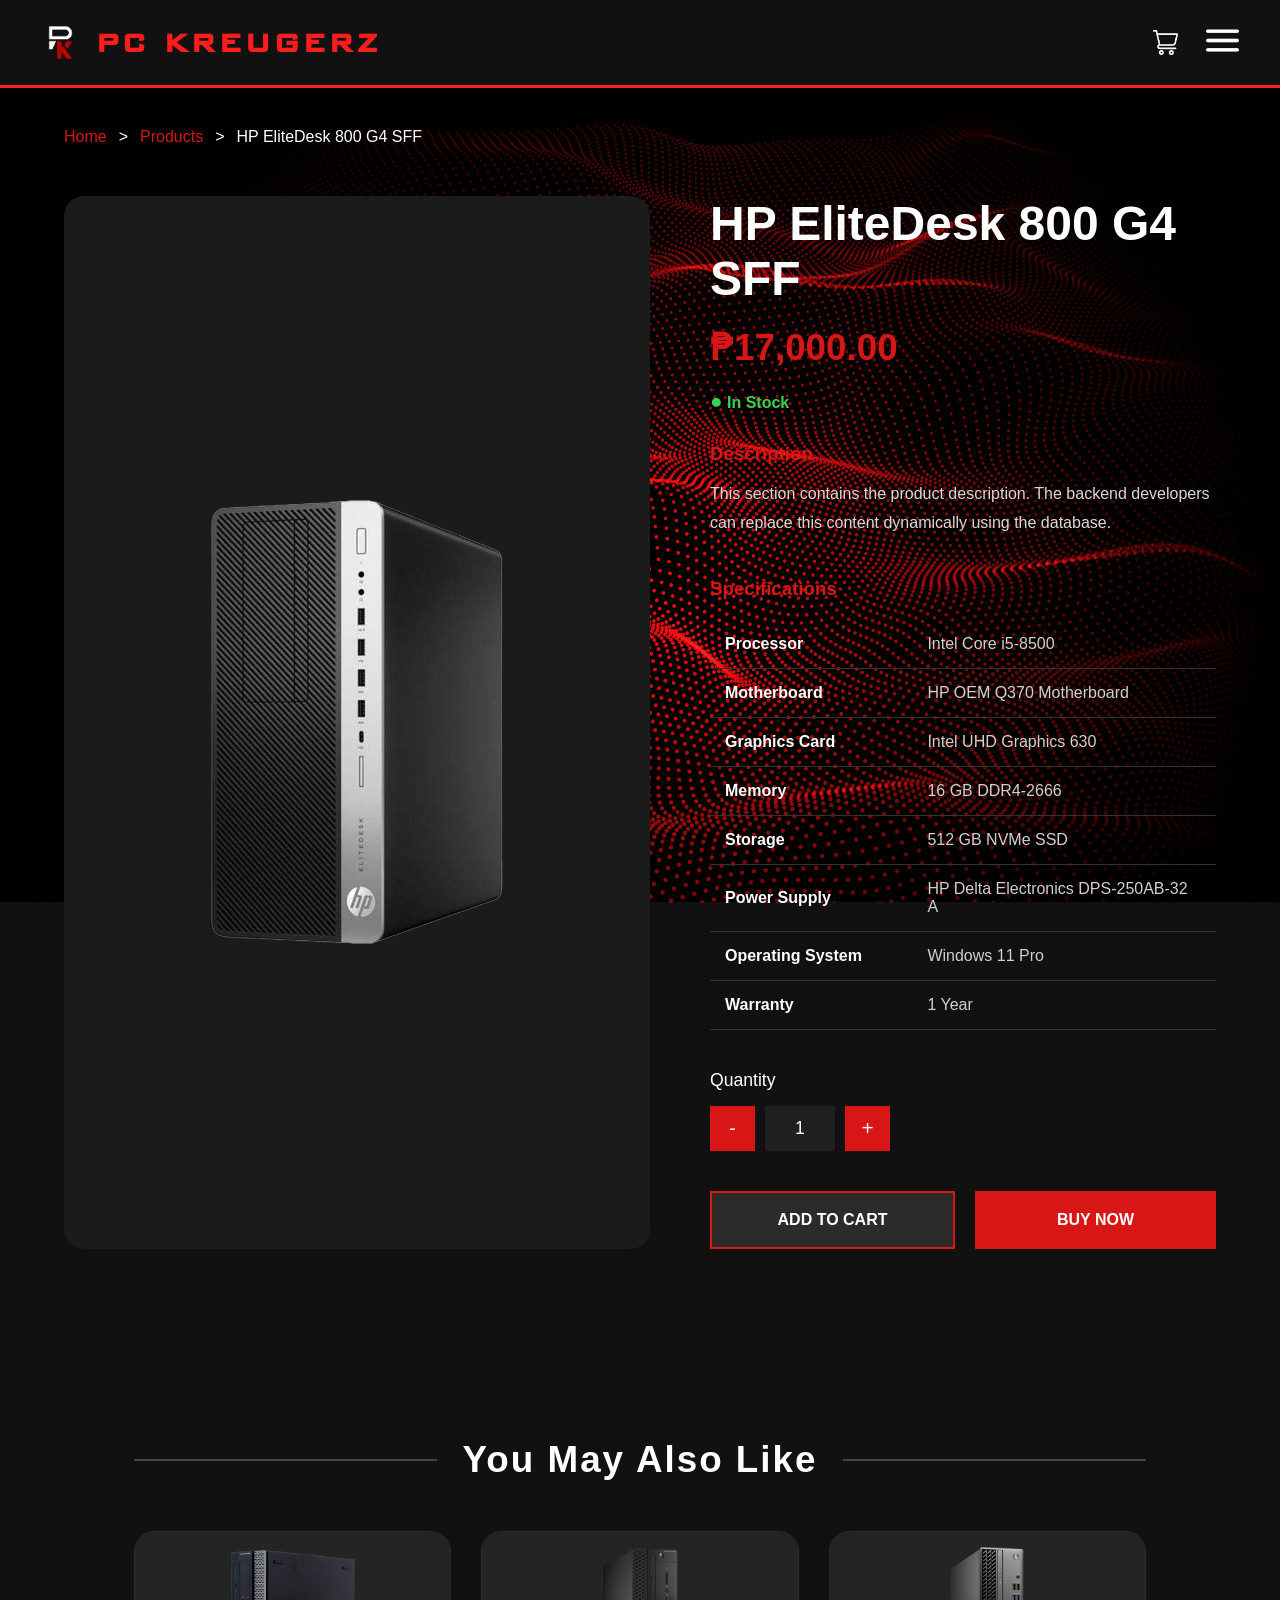
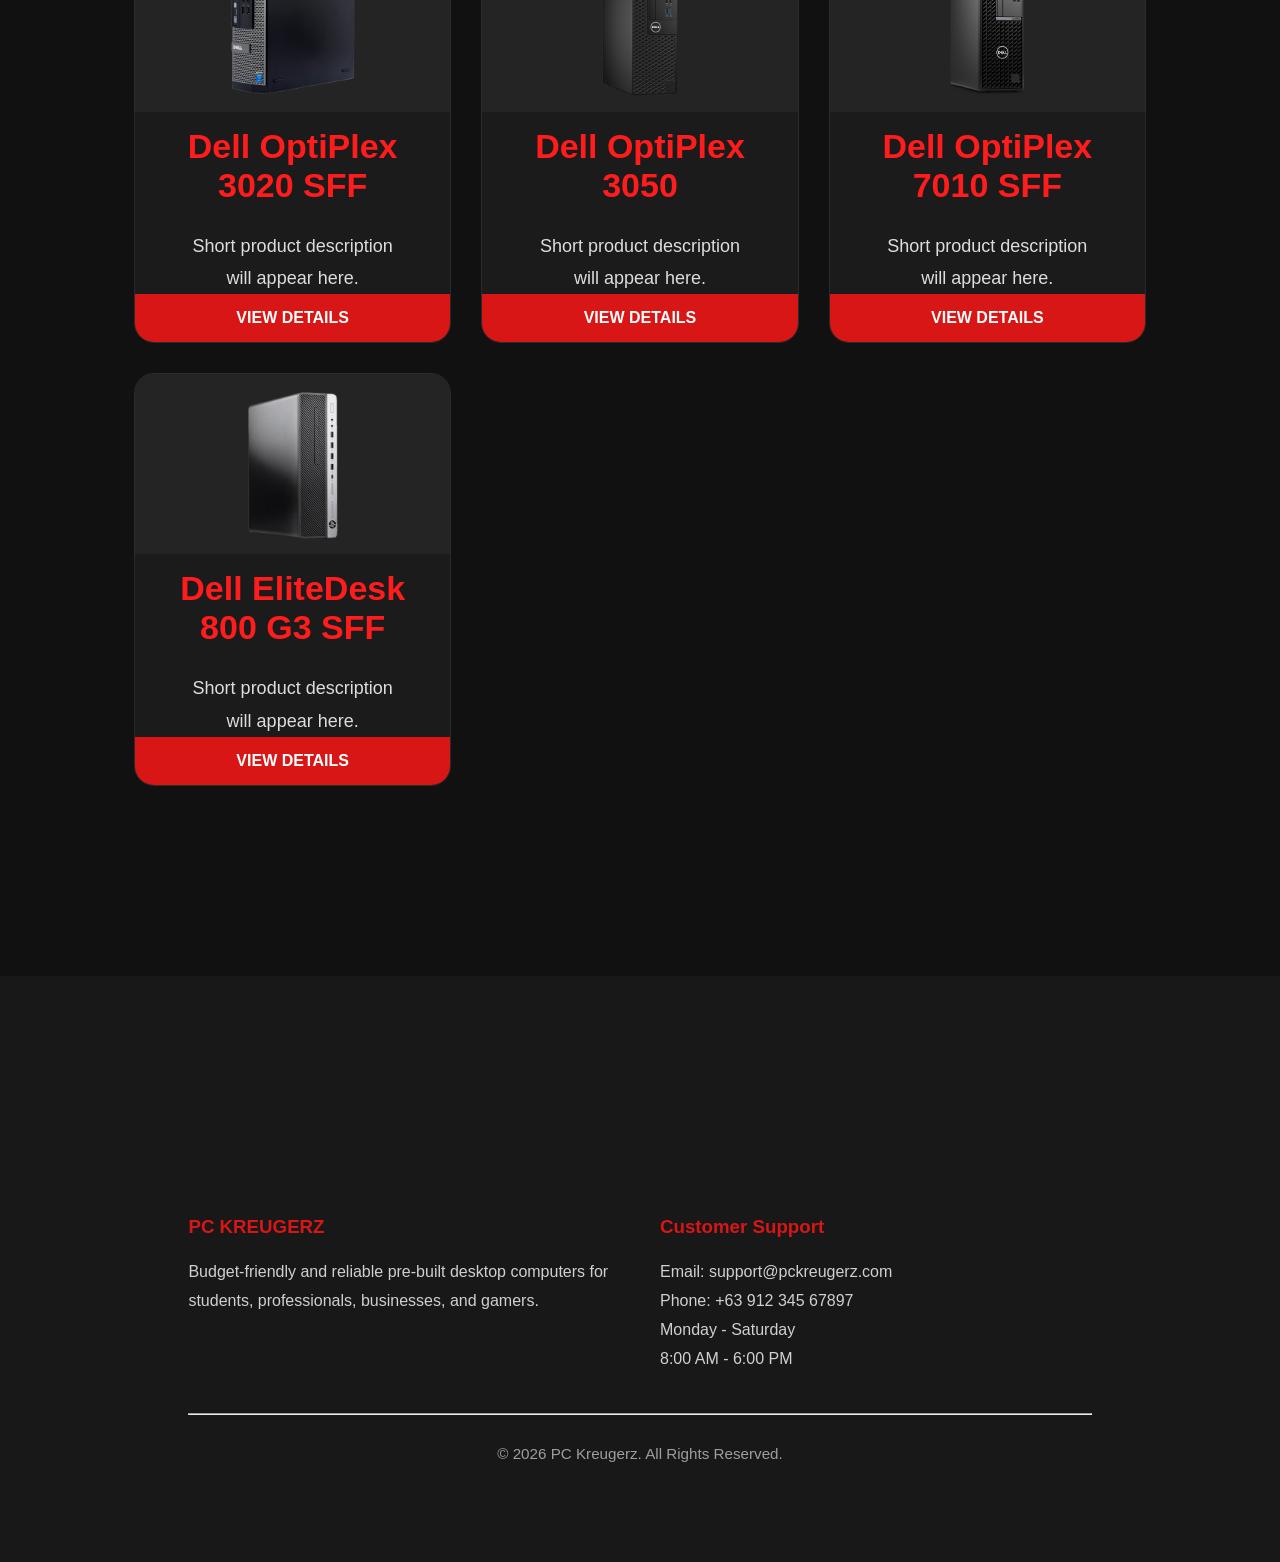
<file: products/product_dell_elitedesk_800_g4_sff.html>
<!DOCTYPE html>
<html lang="en">

<head>
    <meta charset="UTF-8">
    <meta name="viewport" content="width=device-width, initial-scale=1.0">

    <title>PC Kreugerz | Product Details</title>

    <link rel="stylesheet" href="product_page.css">
    <link rel="stylesheet" href="../general_style.css">
</head>

<body>

    <nav>
        <div class="nav-brand">
            <a href="../index.html" class="logo-link">
                    <img src="../pc_kreugerz_logo.png" alt="PC Kreugerz Logo">
            </a> 
                <h1>PC KREUGERZ</h1>
            </div>

            <div class="nav-icons">
                <a href="../cart.html">
                    <img src="../icons/cart_icon.png" alt="Cart_Icon">
                </a>

                <div class="menu-container">
                    <img src="../icons/menu_icon.png" alt="Menu Icon" id="menu-btn" class="menu-icon">

                    <div class="dropdown-menu" id="dropdown-menu">
                        <a href="../index.html">Home</a>
                        <a href="../about.html">About Us</a>
                        <a href="../contact.html">Contact Us</a>
                    </div>
                </div>
            </div>
    </nav>

    <main>

        <section id="Breadcrumb">

            <a href="../index.html">Home</a>

            <span>></span>

            <a href="Products.html">Products</a>

            <span>></span>

            <p>HP EliteDesk 800 G4 SFF</p>

        </section>

        <section id="Product_Details">

            <div id="Product_Image">

                <img src="../pictures/hp_elitedesk_800_g4_sff.png" alt="Product Image">

            </div>

            <div id="Product_Info">

                <h2>HP EliteDesk 800 G4 SFF</h2>

                <h3 id="Price">₱17,000.00</h3>

                <p id="Availability">
                    <span>●</span> In Stock
                </p>

                <div id="Description">

                    <h3>Description</h3>

                    <p>
                        This section contains the product description.
                        The backend developers can replace this content
                        dynamically using the database.
                    </p>
                </div>

                <div id="Specifications">

                    <h3>Specifications</h3>

                    <table>

                        <tr>
                            <td>Processor</td>
                            <td>Intel Core i5-8500 </td>
                        </tr>

                        <tr>
                            <td>Motherboard</td>
                            <td>HP OEM Q370 Motherboard </td>
                        </tr>

                        <tr>
                            <td>Graphics Card</td>
                            <td>Intel UHD Graphics 630 </td>
                        </tr>

                        <tr>
                            <td>Memory</td>
                            <td>16 GB DDR4-2666 </td>
                        </tr>

                        <tr>
                            <td>Storage</td>
                            <td>512 GB NVMe SSD </td>
                        </tr>

                        <tr>
                            <td>Power Supply</td>
                            <td>HP Delta Electronics DPS-250AB-32 A</td>
                        </tr>

                        <tr>
                            <td>Operating System</td>
                            <td>Windows 11 Pro</td>
                        </tr>

                        <tr>
                            <td>Warranty</td>
                            <td>1 Year</td>
                        </tr>

                    </table>

                </div>
                
                <div id="Purchase_Box" data-id="computer_5" data-name="HP EliteDesk 800 G4 SFF" data-price="17000">

                    <div id="Quantity">

                        <label>Quantity</label>

                        <div id="Quantity_Box">

                            <button id="Decrease_Qty">-</button>

                            <input type="number" id="Qty_Input" value="1" min="1">

                            <button id="Increase_Qty">+</button>

                        </div>
                    </div>

                    <div id="Buttons">

                        <button id="Add_To_Cart">
                            ADD TO CART
                        </button>

                        <button id="Buy_Now">
                            BUY NOW
                        </button>

                    </div>

                </div>
                
            </div>

        </section>
                <section id="Recommendations">

            <div class="Recommendation_Title">

                <hr>

                <h2>You May Also Like</h2>

                <hr>

            </div>

            <div id="Recommendation_Container">
                <div class="Recommendation_Card">

                    <img src="../pictures/dell_optiplex_3020_sff.png" alt="Recommended Product">

                    <h3>Dell OptiPlex 3020 SFF</h3>

                    <p>
                        Short product description will appear here.
                    </p>

                    <a href="product_dell_optiplex_3020_sff.html">VIEW DETAILS</a>
                </div>

                <div class="Recommendation_Card">

                    <img src="../pictures/dell-optiplex_3050_sff.png" alt="Recommended Product">

                    <h3>Dell OptiPlex 3050</h3>

                    <p>
                        Short product description will appear here.
                    </p>

                    <a href="product_dell_optiplex_3050_sff.html">VIEW DETAILS</a>

                </div>

                <div class="Recommendation_Card">

                    <img src="../pictures/dell_optiplex_7010_sff.png" alt="Recommended Product">

                    <h3>Dell OptiPlex 7010 SFF</h3>

                    <p>
                        Short product description will appear here.
                    </p>

                    <a href="product_dell_optiplex_7010_sff.html">VIEW DETAILS</a>

                </div>

                <div class="Recommendation_Card">

                    <img src="../pictures/hp_elitedesk _800_g3_sff.png" alt="Recommended Product">

                    <h3>Dell EliteDesk 800 G3 SFF</h3>

                    <p>
                        Short product description will appear here.
                    </p>

                    <a href="product_dell_elitedesk_800_g3_sff.html">VIEW DETAILS</a>

                </div>

            </div>

        </section>

    </main>

    <footer>

    <footer>

        <div id="Footer_Content">

            <div>

                <h3>PC KREUGERZ</h3>

                <p>
                    Budget-friendly and reliable pre-built desktop computers
                    for students, professionals, businesses, and gamers.
                </p>

            </div>

            <div>

                <h3>Customer Support</h3>

                <p>Email: support@pckreugerz.com</p>

                <p>Phone: +63 912 345 67897</p>

                <p>Monday - Saturday</p>

                <p>8:00 AM - 6:00 PM</p>

            </div>

        </div>

        <hr>

        <p id="Copyright">

            © 2026 PC Kreugerz. All Rights Reserved.

        </p>

    </footer>
    <script src="../menubtn.js"></script>
    <script src="../purchase.js"></script>
</body>

</html>
</file>
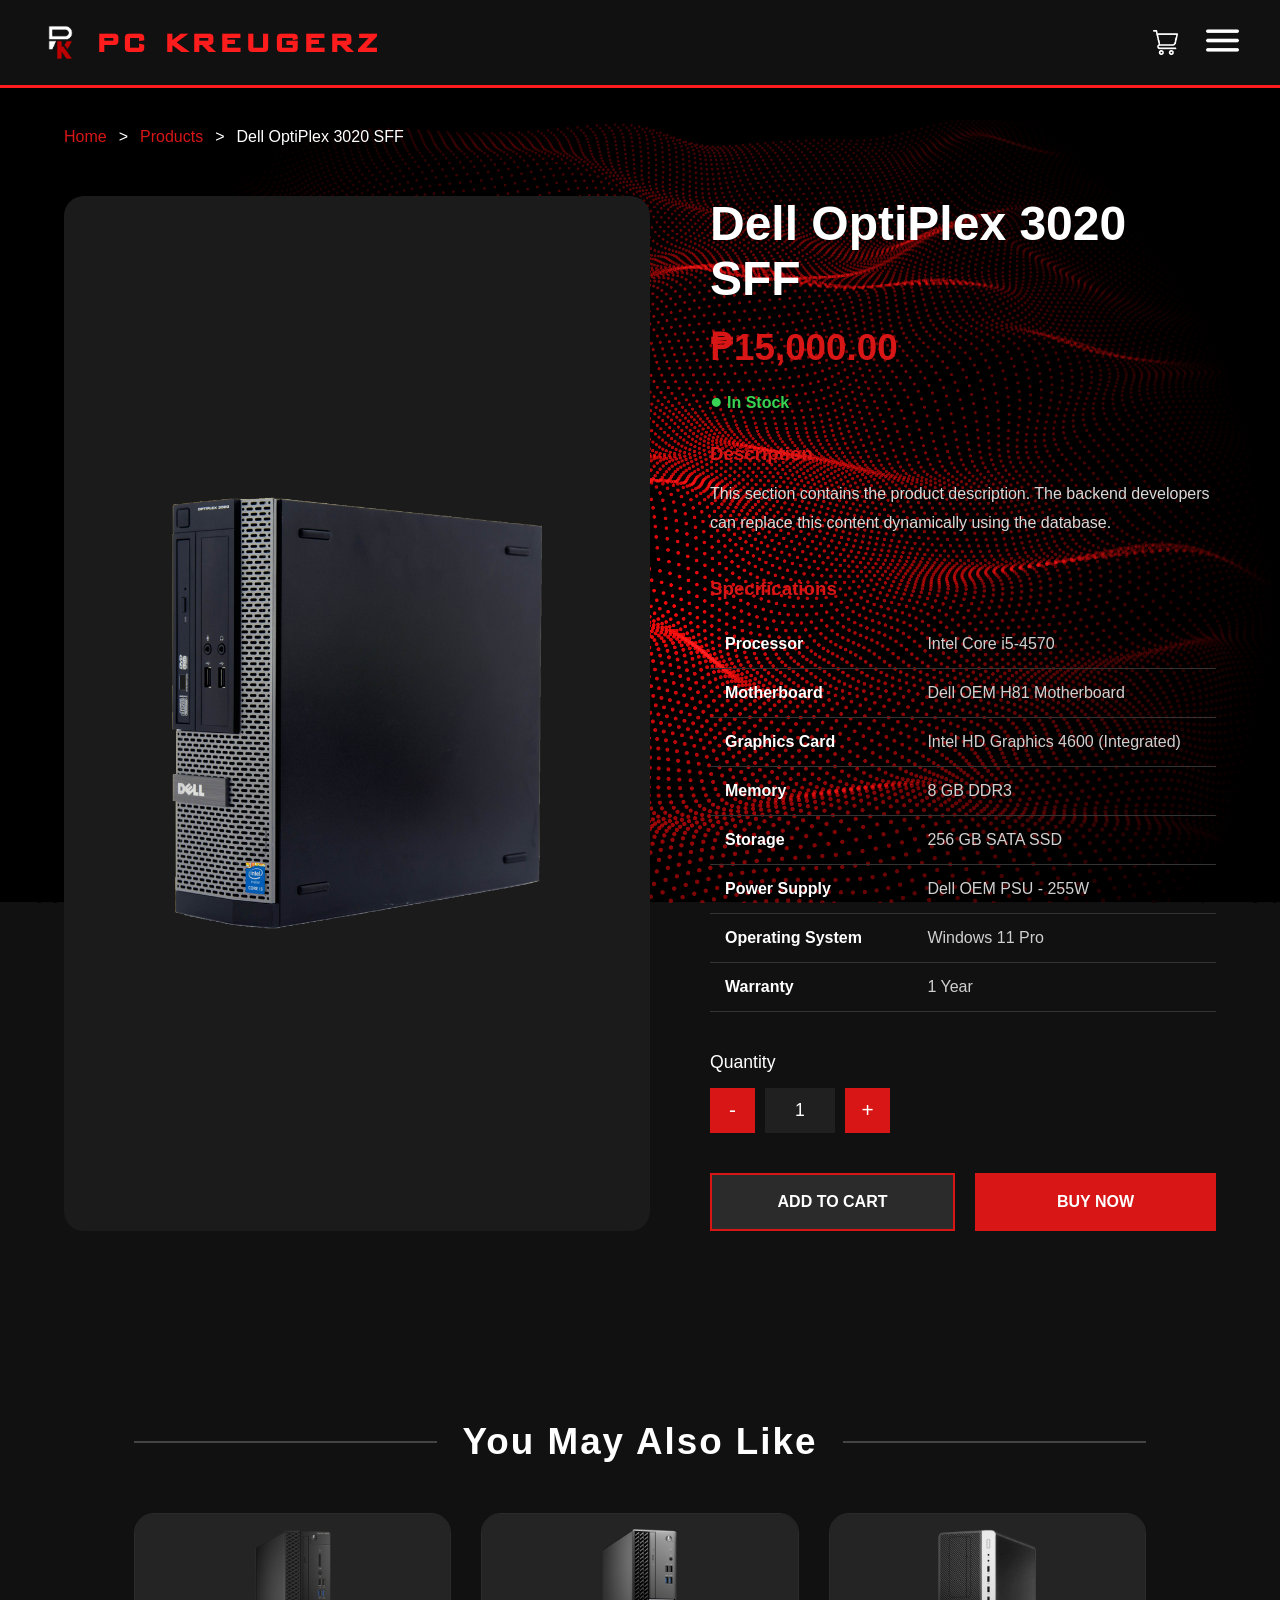
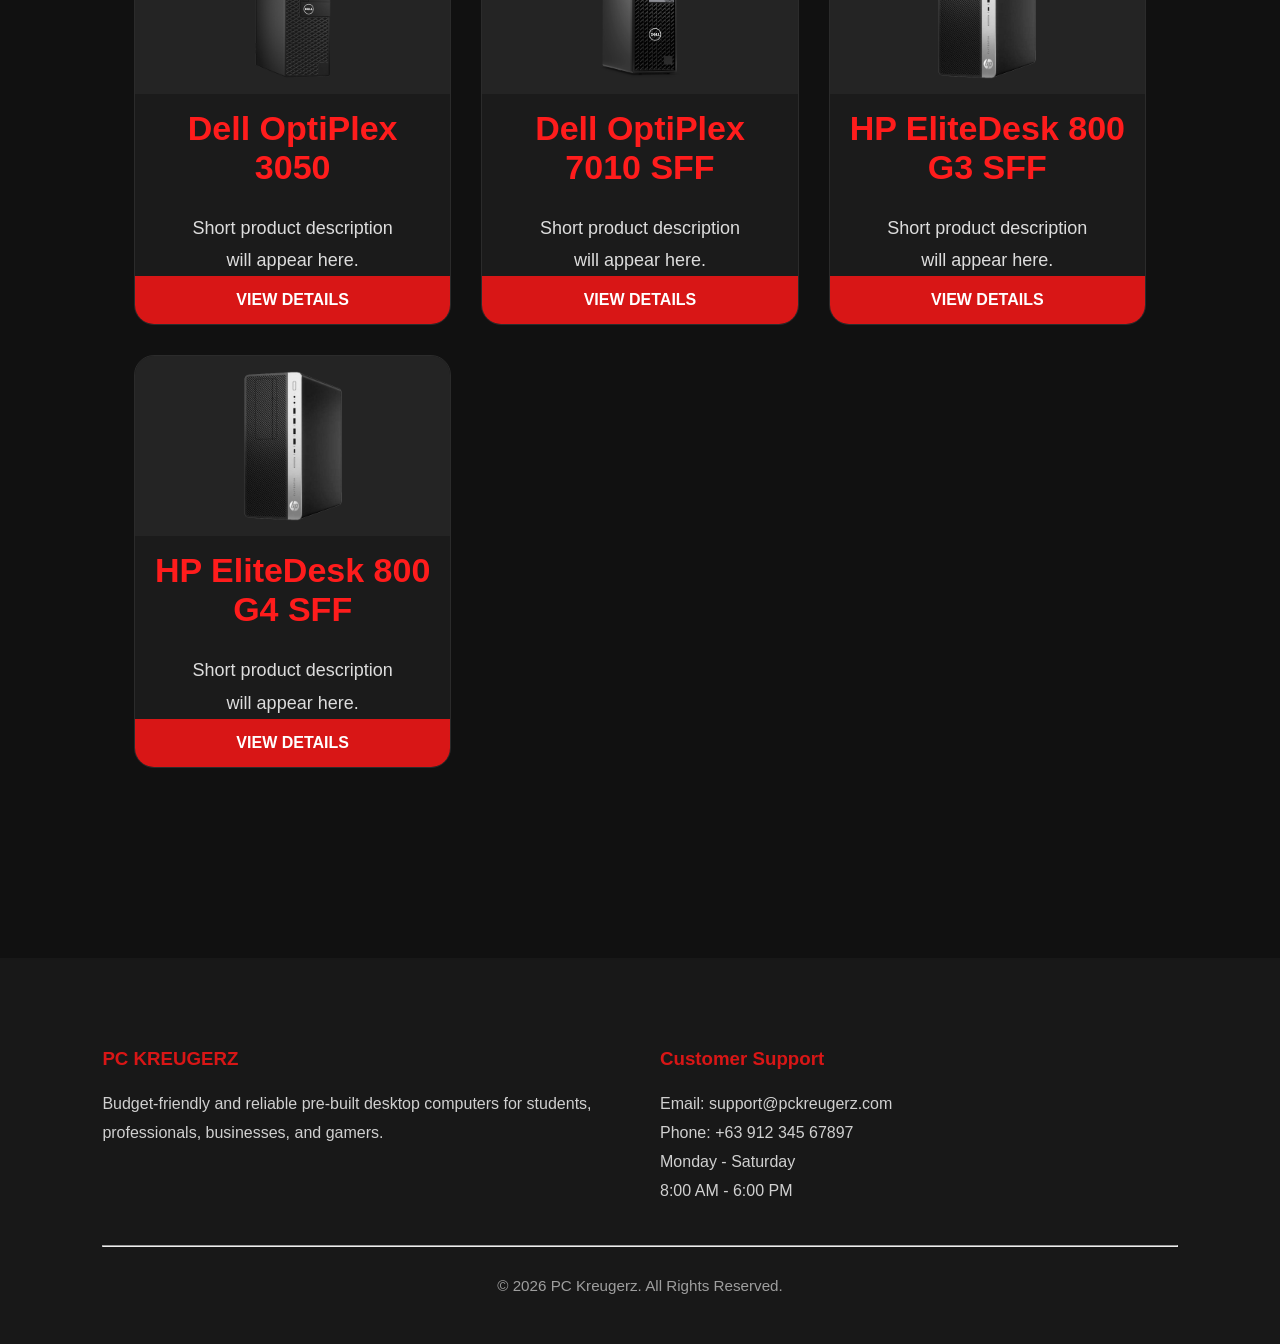
<file: products/product_dell_optiplex_3020_sff.html>
<!DOCTYPE html>
<html lang="en">

<head>
    <meta charset="UTF-8">
    <meta name="viewport" content="width=device-width, initial-scale=1.0">

    <title>PC Kreugerz | Product Details</title>

    <link rel="stylesheet" href="product_page.css">
    <link rel="stylesheet" href="../general_style.css">
</head>

<body>

    <nav>
        <div class="nav-brand">
            <a href="../index.html" class="logo-link">
                    <img src="../pc_kreugerz_logo.png" alt="PC Kreugerz Logo">
            </a> 
                <h1>PC KREUGERZ</h1>
            </div>

            <div class="nav-icons">
                <a href="../cart.html">
                    <img src="../icons/cart_icon.png" alt="Cart_Icon">
                </a>

                <div class="menu-container">
                    <img src="../icons/menu_icon.png" alt="Menu Icon" id="menu-btn" class="menu-icon">

                    <div class="dropdown-menu" id="dropdown-menu">
                        <a href="../index.html">Home</a>
                        <a href="../about.html">About Us</a>
                        <a href="../contact.html">Contact Us</a>
                    </div>
                </div>
            </div>
    </nav>

    <main>

        <section id="Breadcrumb">

            <a href="../index.html">Home</a>

            <span>></span>

            <a href="Products.html">Products</a>

            <span>></span>

            <p>Dell OptiPlex 3020 SFF</p>

        </section>

        <section id="Product_Details">

            <div id="Product_Image">

                <img src="../pictures/dell_optiplex_3020_sff.png" alt="Product Image">

            </div>

            <div id="Product_Info">

                <h2>Dell OptiPlex 3020 SFF</h2>

                <h3 id="Price">₱15,000.00</h3>

                <p id="Availability">
                    <span>●</span> In Stock
                </p>

                <div id="Description">

                    <h3>Description</h3>

                    <p>
                        This section contains the product description.
                        The backend developers can replace this content
                        dynamically using the database.
                    </p>
                </div>

                <div id="Specifications">

                    <h3>Specifications</h3>

                    <table>

                        <tr>
                            <td>Processor</td>
                            <td>Intel Core i5-4570</td>
                        </tr>

                        <tr>
                            <td>Motherboard</td>
                            <td>Dell OEM H81 Motherboard</td>
                        </tr>

                        <tr>
                            <td>Graphics Card</td>
                            <td>Intel HD Graphics 4600 (Integrated)</td>
                        </tr>

                        <tr>
                            <td>Memory</td>
                            <td>8 GB DDR3</td>
                        </tr>

                        <tr>
                            <td>Storage</td>
                            <td>256 GB SATA SSD</td>
                        </tr>

                        <tr>
                            <td>Power Supply</td>
                            <td>Dell OEM PSU - 255W</td>
                        </tr>

                        <tr>
                            <td>Operating System</td>
                            <td>Windows 11 Pro</td>
                        </tr>

                        <tr>
                            <td>Warranty</td>
                            <td>1 Year</td>
                        </tr>

                    </table>

                </div>

                <!--
                <div id="Quantity">

                    <label>Quantity</label>

                    <div id="Quantity_Box">

                        <button>-</button>

                        <input type="number" value="1" min="1">

                        <button>+</button>

                    </div>
                </div>

                <div id="Buttons">

                    <button id="Add_To_Cart">
                        ADD TO CART
                    </button>

                    <button id="Buy_Now">
                        BUY NOW
                    </button>

                </div>
                -->
            

                <div id="Purchase_Box" data-id="computer_1" data-name="Dell OptiPlex 3020 SFF" data-price="15000">

                    <div id="Quantity">

                        <label>Quantity</label>

                        <div id="Quantity_Box">

                            <button id="Decrease_Qty">-</button>

                            <input type="number" id="Qty_Input" value="1" min="1">

                            <button id="Increase_Qty">+</button>

                        </div>
                    </div>

                    <div id="Buttons">

                        <button id="Add_To_Cart">
                            ADD TO CART
                        </button>

                        <button id="Buy_Now">
                            BUY NOW
                        </button>

                    </div>

                </div>

            </div>
        </section>
                <section id="Recommendations">

            <div class="Recommendation_Title">

                <hr>

                <h2>You May Also Like</h2>

                <hr>

            </div>

            <div id="Recommendation_Container">
                <div class="Recommendation_Card">

                    <img src="../pictures/dell-optiplex_3050_sff.png" alt="Recommended Product">

                    <h3>Dell OptiPlex 3050</h3>

                    <p>
                        Short product description will appear here.
                    </p>

                    <a href="product_dell_optiplex_3050_sff.html">VIEW DETAILS</a>
                </div>

                <div class="Recommendation_Card">

                    <img src="../pictures/dell_optiplex_7010_sff.png" alt="Recommended Product">

                    <h3>Dell OptiPlex 7010 SFF</h3>

                    <p>
                        Short product description will appear here.
                    </p>

                    <a href="product_dell_optiplex_7010_sff.html">VIEW DETAILS</a>

                </div>

                <div class="Recommendation_Card">

                    <img src="../pictures/hp_elitedesk_800_g4_sff.png" alt="Recommended Product">

                    <h3>HP EliteDesk 800 G3 SFF</h3>

                    <p>
                        Short product description will appear here.
                    </p>

                    <a href="product_dell_elitedesk_800_g3_sff.html">VIEW DETAILS</a>

                </div>

                <div class="Recommendation_Card">

                    <img src="../pictures/hp_elitedesk_800_g4_sff.png" alt="Recommended Product">

                    <h3>HP EliteDesk 800 G4 SFF</h3>

                    <p>
                        Short product description will appear here.
                    </p>

                    <a href="product_dell_elitedesk_800_g4_sff.html">VIEW DETAILS</a>

                </div>

            </div>

        </section>

    </main>

    <footer>

        <div id="Footer_Content">

            <div>

                <h3>PC KREUGERZ</h3>

                <p>
                    Budget-friendly and reliable pre-built desktop computers
                    for students, professionals, businesses, and gamers.
                </p>

            </div>

            <div>

                <h3>Customer Support</h3>

                <p>Email: support@pckreugerz.com</p>

                <p>Phone: +63 912 345 67897</p>

                <p>Monday - Saturday</p>

                <p>8:00 AM - 6:00 PM</p>

            </div>

        </div>

        <hr>

        <p id="Copyright">

            © 2026 PC Kreugerz. All Rights Reserved.

        </p>

    </footer>
    <script src="../menubtn.js"></script>
    <script src="../purchase.js"></script>
</body>

</html>
</file>
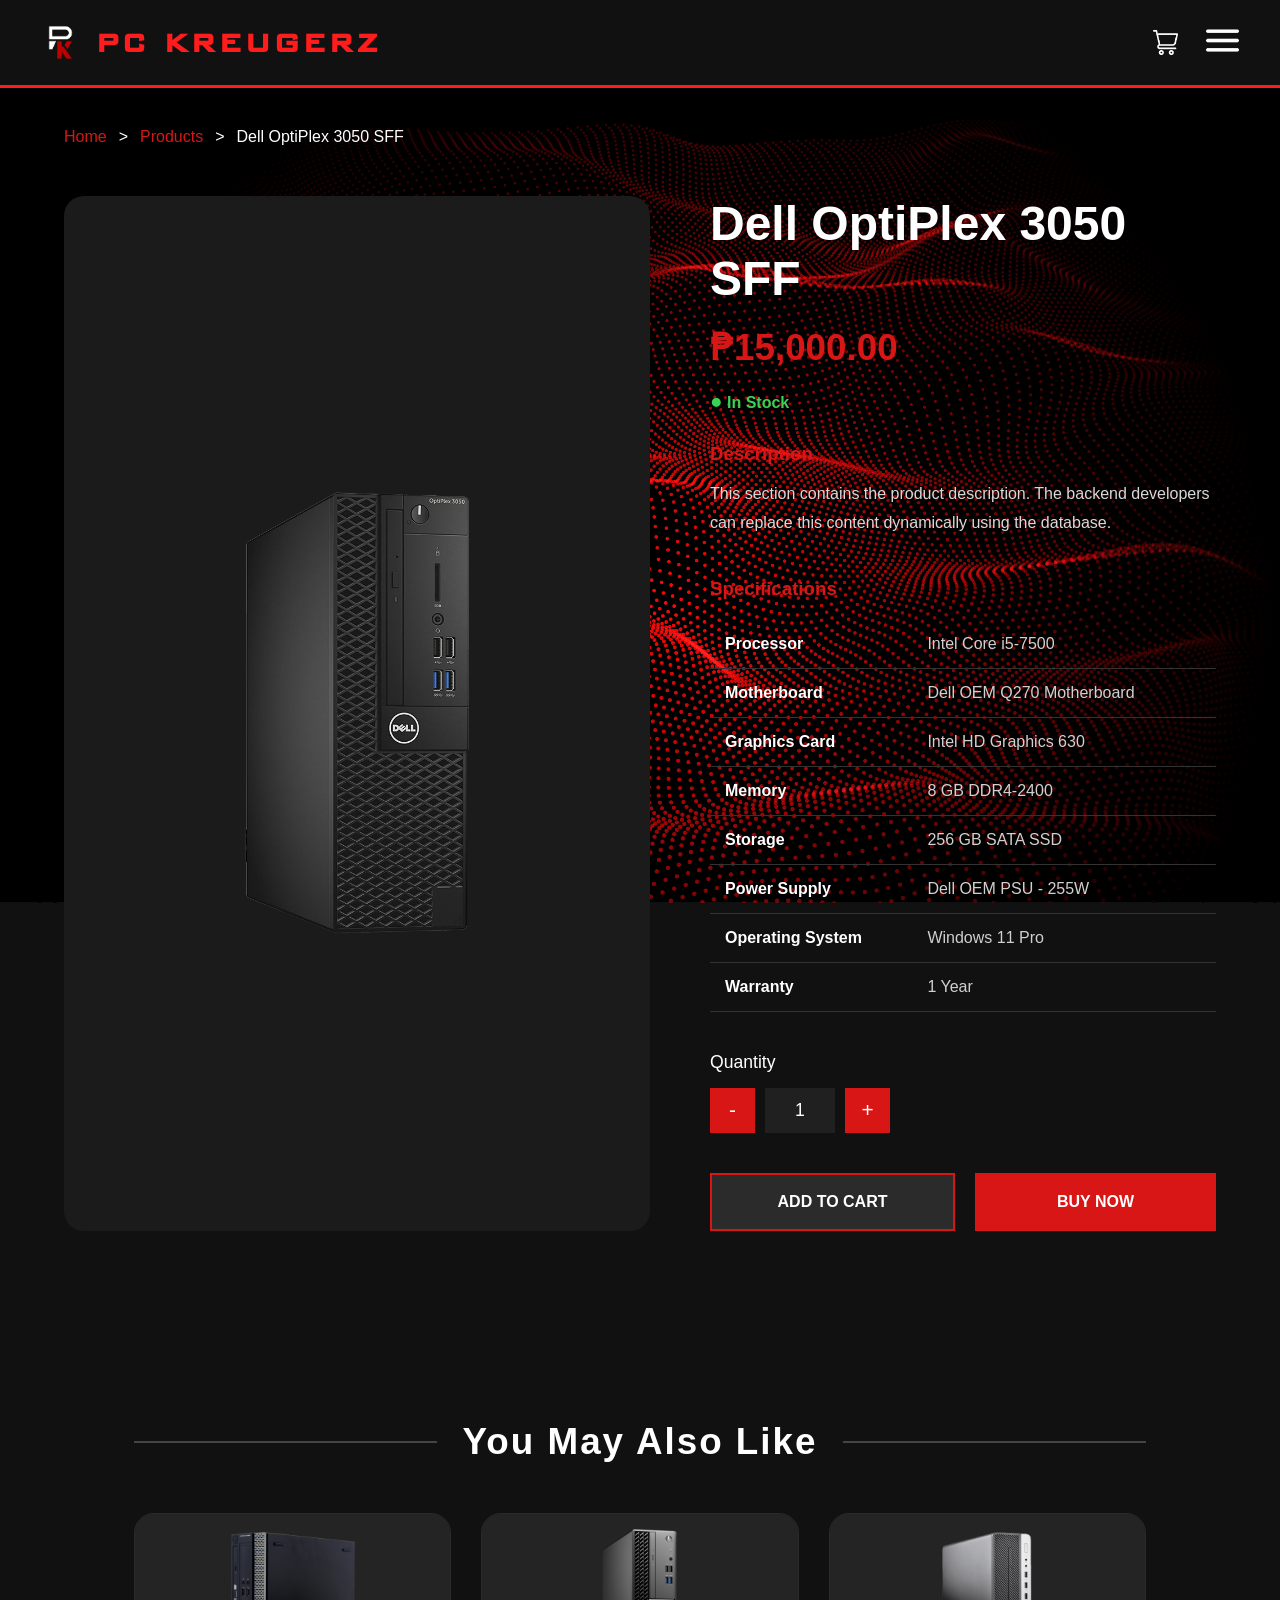
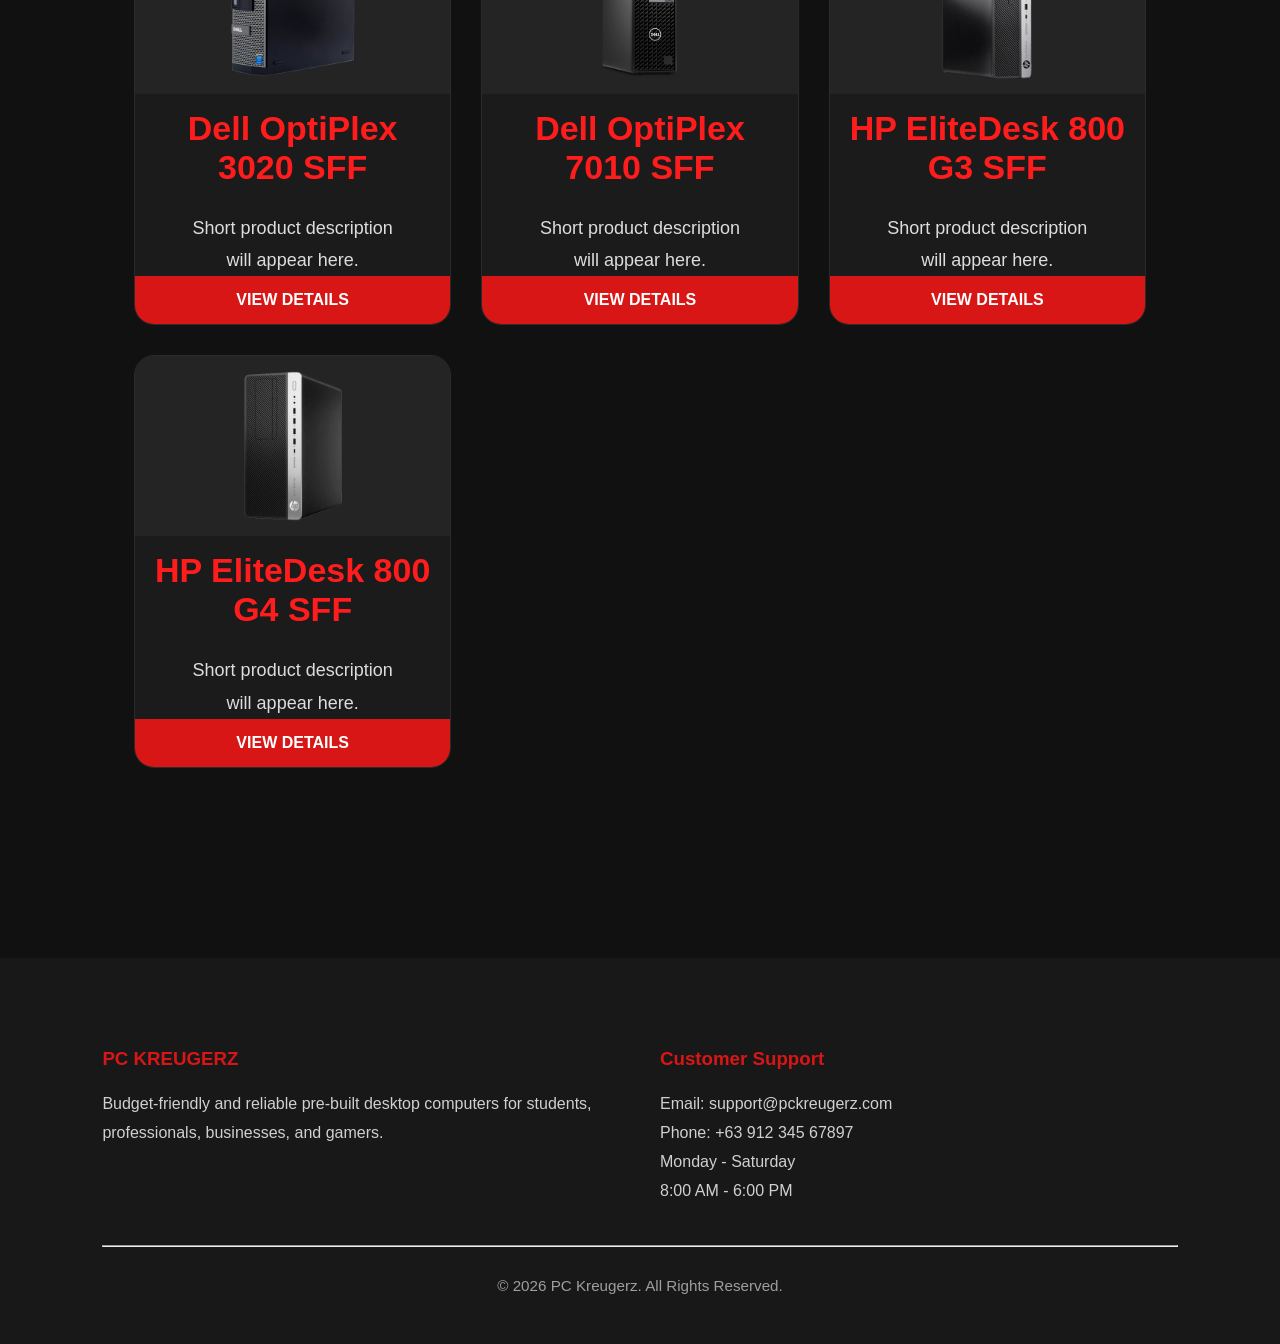
<file: products/product_dell_optiplex_3050_sff.html>
<!DOCTYPE html>
<html lang="en">

<head>
    <meta charset="UTF-8">
    <meta name="viewport" content="width=device-width, initial-scale=1.0">

    <title>PC Kreugerz | Product Details</title>

    <link rel="stylesheet" href="product_page.css">
    <link rel="stylesheet" href="../general_style.css">
</head>

<body>

    <nav>
        <div class="nav-brand">
            <a href="../index.html" class="logo-link">
                    <img src="../pc_kreugerz_logo.png" alt="PC Kreugerz Logo">
            </a> 
                <h1>PC KREUGERZ</h1>
            </div>

            <div class="nav-icons">
                <a href="../cart.html">
                    <img src="../icons/cart_icon.png" alt="Cart_Icon">
                </a>

                <div class="menu-container">
                    <img src="../icons/menu_icon.png" alt="Menu Icon" id="menu-btn" class="menu-icon">

                    <div class="dropdown-menu" id="dropdown-menu">
                        <a href="../index.html">Home</a>
                        <a href="../about.html">About Us</a>
                        <a href="../contact.html">Contact Us</a>
                    </div>
                </div>
            </div>
    </nav>

    <main>

        <section id="Breadcrumb">

            <a href="../index.html">Home</a>

            <span>></span>

            <a href="Products.html">Products</a>

            <span>></span>

            <p>Dell OptiPlex 3050 SFF </p>

        </section>

        <section id="Product_Details">

            <div id="Product_Image">

                <img src="../pictures/dell-optiplex_3050_sff.png" alt="Product Image">

            </div>

            <div id="Product_Info">

                <h2>Dell OptiPlex 3050 SFF</h2>

                <h3 id="Price">₱15,000.00</h3>

                <p id="Availability">
                    <span>●</span> In Stock
                </p>

                <div id="Description">

                    <h3>Description</h3>

                    <p>
                        This section contains the product description.
                        The backend developers can replace this content
                        dynamically using the database.
                    </p>
                </div>

                <div id="Specifications">

                    <h3>Specifications</h3>

                    <table>

                        <tr>
                            <td>Processor</td>
                            <td>Intel Core i5-7500 </td>
                        </tr>

                        <tr>
                            <td>Motherboard</td>
                            <td>Dell OEM Q270 Motherboard </td>
                        </tr>

                        <tr>
                            <td>Graphics Card</td>
                            <td>Intel HD Graphics 630 </td>
                        </tr>

                        <tr>
                            <td>Memory</td>
                            <td>8 GB DDR4-2400 </td>
                        </tr>

                        <tr>
                            <td>Storage</td>
                            <td>256 GB SATA SSD     </td>
                        </tr>

                        <tr>
                            <td>Power Supply</td>
                            <td>Dell OEM PSU - 255W</td>
                        </tr>

                        <tr>
                            <td>Operating System</td>
                            <td>Windows 11 Pro</td>
                        </tr>

                        <tr>
                            <td>Warranty</td>
                            <td>1 Year</td>
                        </tr>

                    </table>

                </div>

                <div id="Purchase_Box" data-id="computer_2" data-name="Dell OptiPlex 3050" data-price="15000">

                    <div id="Quantity">

                        <label>Quantity</label>

                        <div id="Quantity_Box">

                            <button id="Decrease_Qty">-</button>

                            <input type="number" id="Qty_Input" value="1" min="1">

                            <button id="Increase_Qty">+</button>

                        </div>
                    </div>

                    <div id="Buttons">

                        <button id="Add_To_Cart">
                            ADD TO CART
                        </button>

                        <button id="Buy_Now">
                            BUY NOW
                        </button>

                    </div>

                </div>
                
            </div>

        </section>
                <section id="Recommendations">

            <div class="Recommendation_Title">

                <hr>

                <h2>You May Also Like</h2>

                <hr>

            </div>

            <div id="Recommendation_Container">
                <div class="Recommendation_Card">

                    <img src="../pictures/dell_optiplex_3020_sff.png" alt="Recommended Product">

                    <h3>Dell OptiPlex 3020 SFF</h3>

                    <p>
                        Short product description will appear here.
                    </p>

                    <a href="product_dell_optiplex_3020_sff.html">VIEW DETAILS</a>
                </div>

                <div class="Recommendation_Card">

                    <img src="../pictures/dell_optiplex_7010_sff.png" alt="Recommended Product">

                    <h3>Dell OptiPlex 7010 SFF</h3>

                    <p>
                        Short product description will appear here.
                    </p>

                    <a href="product_dell_optiplex_7010_sff.html">VIEW DETAILS</a>

                </div>

                <div class="Recommendation_Card">

                    <img src="../pictures/hp_elitedesk _800_g3_sff.png" alt="Recommended Product">

                    <h3>HP EliteDesk 800 G3 SFF</h3>

                    <p>
                        Short product description will appear here.
                    </p>

                    <a href="product_dell_elitedesk_800_g3_sff.html">VIEW DETAILS</a>

                </div>

                <div class="Recommendation_Card">

                    <img src="../pictures/hp_elitedesk_800_g4_sff.png" alt="Recommended Product">

                    <h3>HP EliteDesk 800 G4 SFF</h3>

                    <p>
                        Short product description will appear here.
                    </p>

                    <a href="product_dell_elitedesk_800_g4_sff.html">VIEW DETAILS</a>

                </div>

            </div>

        </section>

    </main>

    <footer>

        <div id="Footer_Content">

            <div>

                <h3>PC KREUGERZ</h3>

                <p>
                    Budget-friendly and reliable pre-built desktop computers
                    for students, professionals, businesses, and gamers.
                </p>

            </div>

            <div>

                <h3>Customer Support</h3>

                <p>Email: support@pckreugerz.com</p>

                <p>Phone: +63 912 345 67897</p>

                <p>Monday - Saturday</p>

                <p>8:00 AM - 6:00 PM</p>

            </div>

        </div>

        <hr>

        <p id="Copyright">

            © 2026 PC Kreugerz. All Rights Reserved.

        </p>

    </footer>
    <script src="../menubtn.js"></script>
    <script src="../purchase.js"></script>
</body>

</html>
</file>
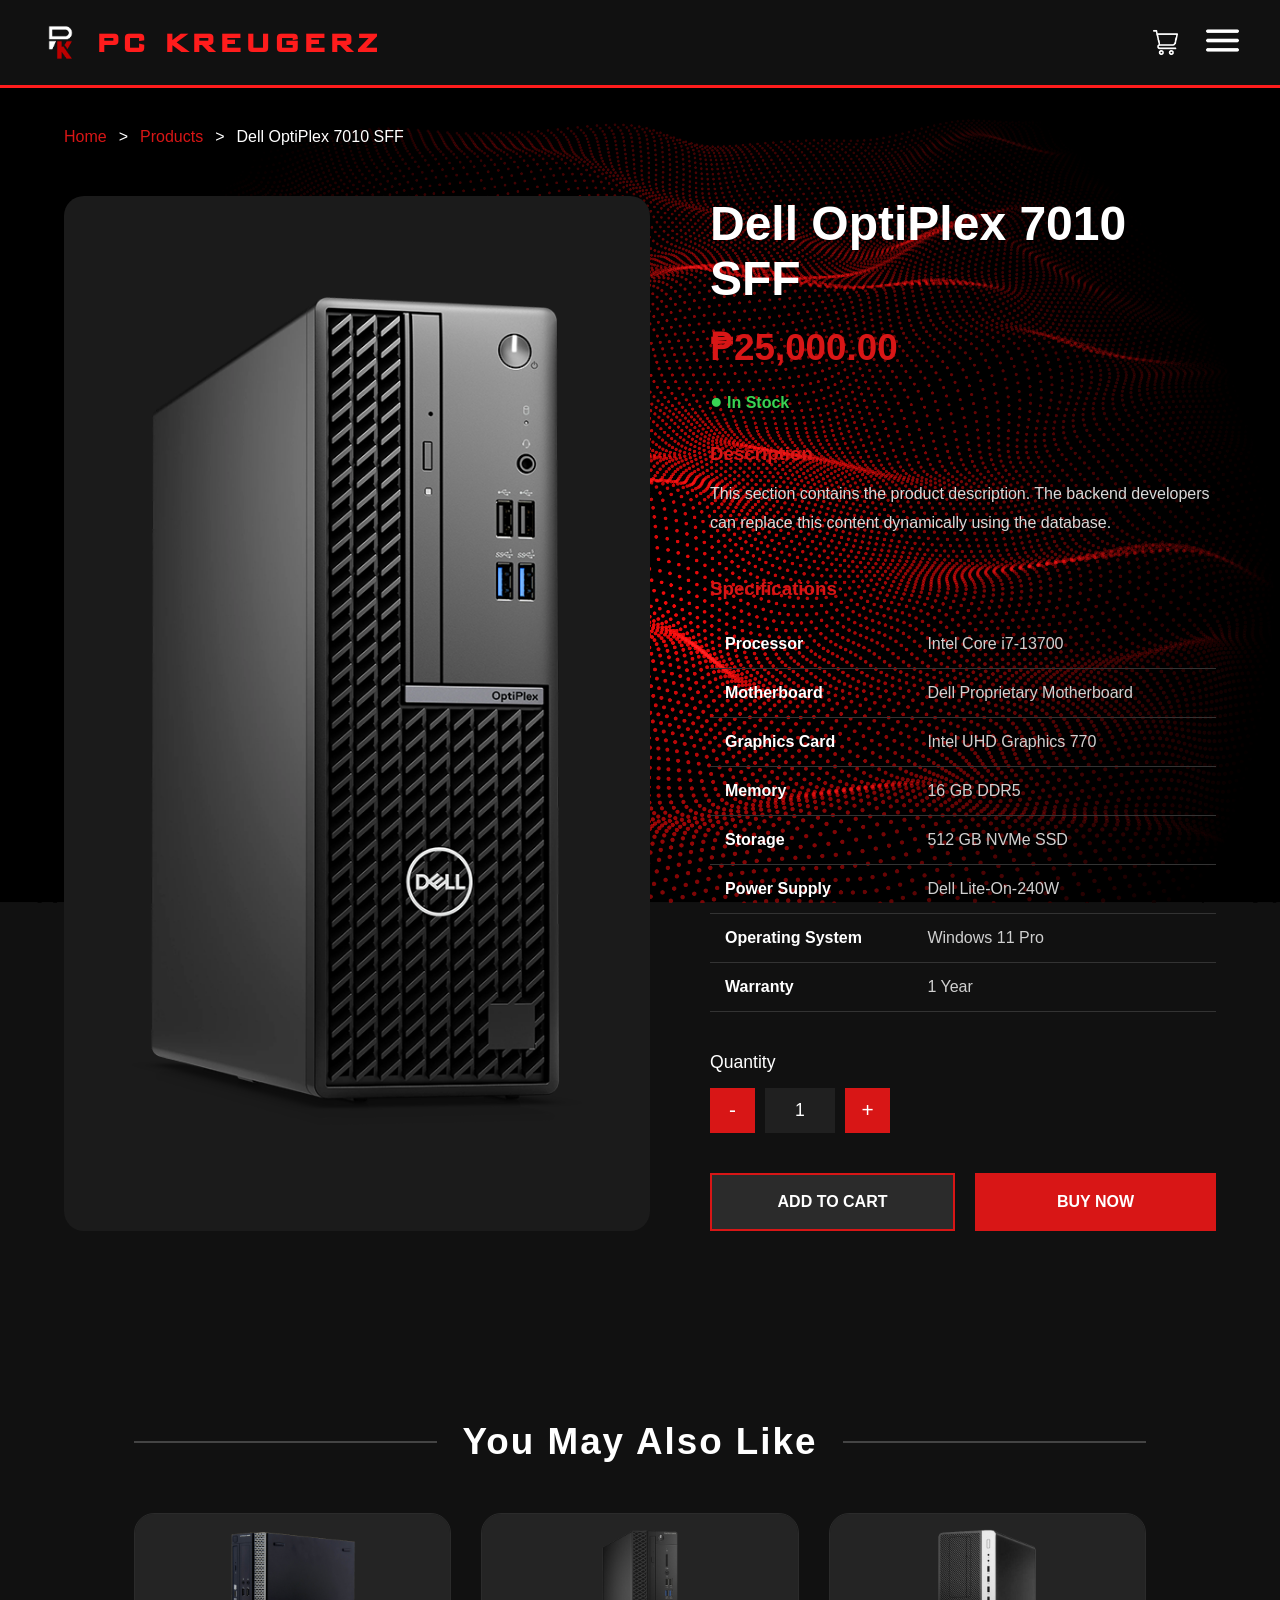
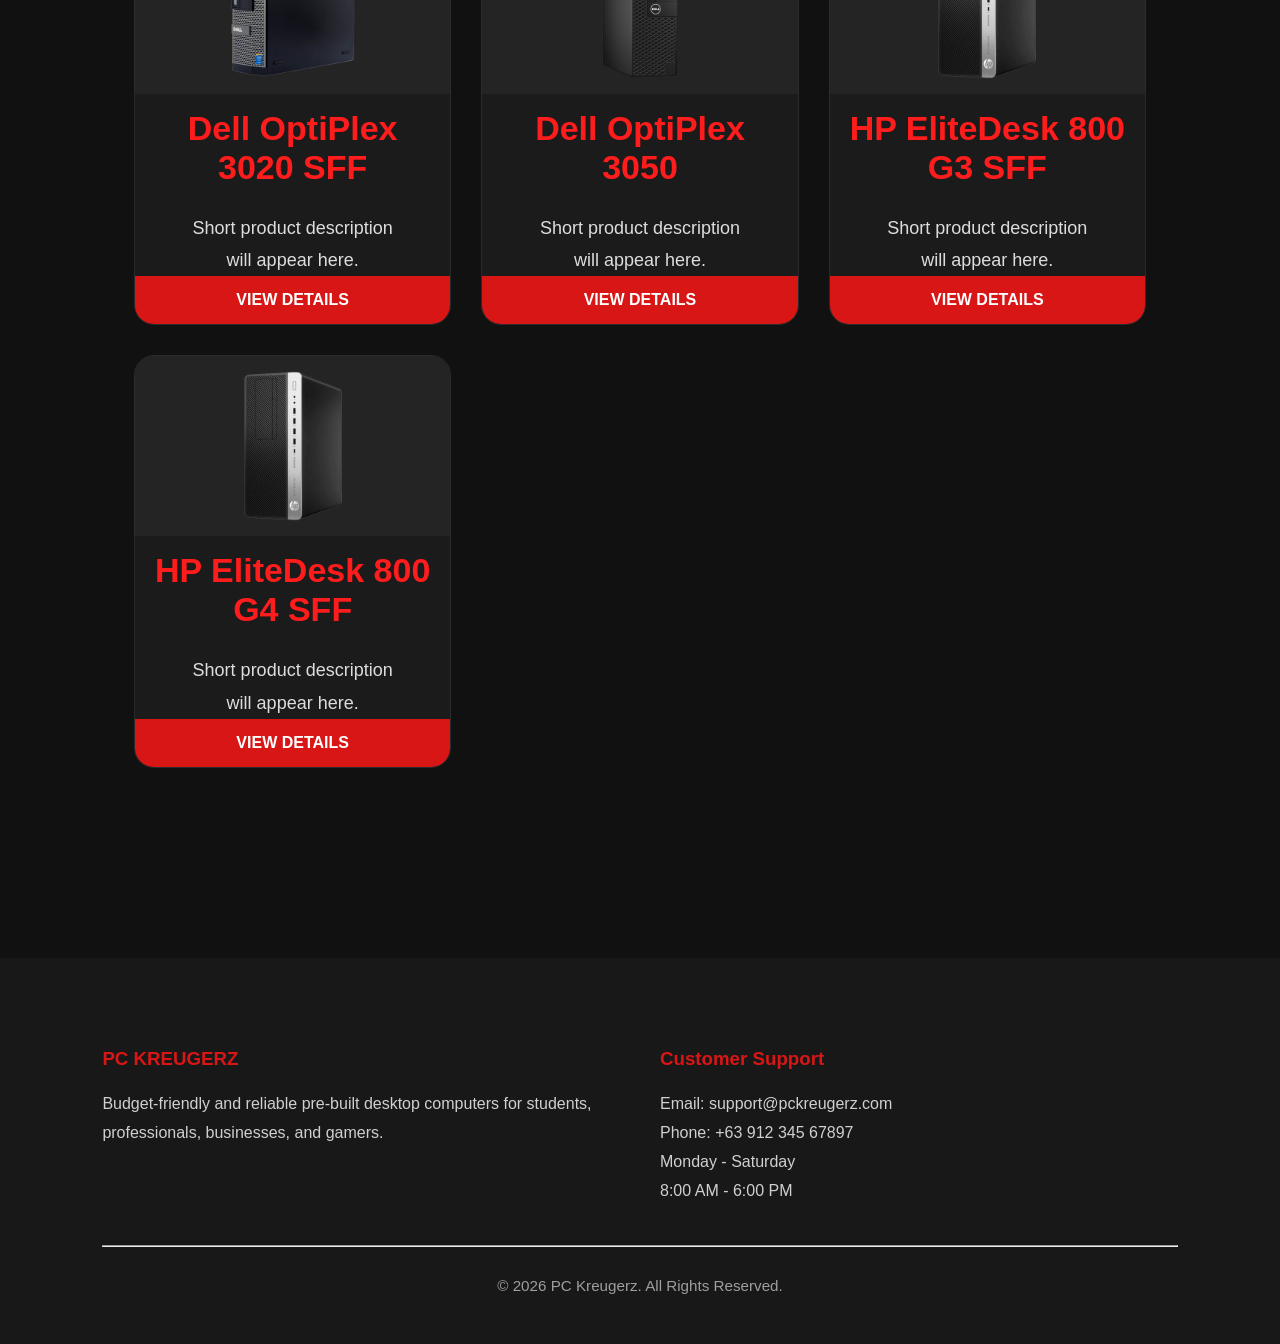
<file: products/product_dell_optiplex_7010_sff.html>
<!DOCTYPE html>
<html lang="en">

<head>
    <meta charset="UTF-8">
    <meta name="viewport" content="width=device-width, initial-scale=1.0">

    <title>PC Kreugerz | Product Details</title>

    <link rel="stylesheet" href="product_page.css">
    <link rel="stylesheet" href="../general_style.css">
</head>

<body>

    <nav>
        <div class="nav-brand">
            <a href="../index.html" class="logo-link">
                    <img src="../pc_kreugerz_logo.png" alt="PC Kreugerz Logo">
            </a> 
                <h1>PC KREUGERZ</h1>
            </div>

            <div class="nav-icons">
                <a href="../cart.html">
                    <img src="../icons/cart_icon.png" alt="Cart_Icon">
                </a>

                <div class="menu-container">
                    <img src="../icons/menu_icon.png" alt="Menu Icon" id="menu-btn" class="menu-icon">

                    <div class="dropdown-menu" id="dropdown-menu">
                        <a href="../index.html">Home</a>
                        <a href="../about.html">About Us</a>
                        <a href="../contact.html">Contact Us</a>
                    </div>
                </div>
            </div>
    </nav>

    <main>

        <section id="Breadcrumb">

            <a href="../index.html">Home</a>

            <span>></span>

            <a href="Products.html">Products</a>

            <span>></span>

            <p>Dell OptiPlex 7010 SFF</p>

        </section>

        <section id="Product_Details">

            <div id="Product_Image">

                <img src="../pictures/dell_optiplex_7010_sff.png" alt="Product Image">

            </div>

            <div id="Product_Info">

                <h2>Dell OptiPlex 7010 SFF</h2>

                <h3 id="Price">₱25,000.00</h3>

                <p id="Availability">
                    <span>●</span> In Stock
                </p>

                <div id="Description">

                    <h3>Description</h3>

                    <p>
                        This section contains the product description.
                        The backend developers can replace this content
                        dynamically using the database.
                    </p>
                </div>

                <div id="Specifications">

                    <h3>Specifications</h3>

                    <table>

                        <tr>
                            <td>Processor</td>
                            <td>Intel Core i7-13700</td>
                        </tr>

                        <tr>
                            <td>Motherboard</td>
                            <td>Dell Proprietary Motherboard </td>
                        </tr>

                        <tr>
                            <td>Graphics Card</td>
                            <td>Intel UHD Graphics 770</td>
                        </tr>

                        <tr>
                            <td>Memory</td>
                            <td>16 GB DDR5</td>
                        </tr>

                        <tr>
                            <td>Storage</td>
                            <td>512 GB NVMe SSD</td>
                        </tr>

                        <tr>
                            <td>Power Supply</td>
                            <td>Dell Lite-On-240W</td>
                        </tr>

                        <tr>
                            <td>Operating System</td>
                            <td>Windows 11 Pro</td>
                        </tr>

                        <tr>
                            <td>Warranty</td>
                            <td>1 Year</td>
                        </tr>

                    </table>

                </div>

                <div id="Purchase_Box" data-id="computer_3" data-name="Dell OptiPlex 7010 SFF" data-price="25000">

                    <div id="Quantity">

                        <label>Quantity</label>

                        <div id="Quantity_Box">

                            <button id="Decrease_Qty">-</button>

                            <input type="number" id="Qty_Input" value="1" min="1">

                            <button id="Increase_Qty">+</button>

                        </div>
                    </div>

                    <div id="Buttons">

                        <button id="Add_To_Cart">
                            ADD TO CART
                        </button>

                        <button id="Buy_Now">
                            BUY NOW
                        </button>

                    </div>

                </div>
            </div>

        </section>
                <section id="Recommendations">

            <div class="Recommendation_Title">

                <hr>

                <h2>You May Also Like</h2>

                <hr>

            </div>

            <div id="Recommendation_Container">
                <div class="Recommendation_Card">

                    <img src="../pictures/dell_optiplex_3020_sff.png" alt="Recommended Product">

                    <h3>Dell OptiPlex 3020 SFF</h3>

                    <p>
                        Short product description will appear here.
                    </p>

                    <a href="product_dell_optiplex_3020_sff.html">VIEW DETAILS</a>
                </div>

                <div class="Recommendation_Card">

                    <img src="../pictures/dell-optiplex_3050_sff.png" alt="Recommended Product">

                    <h3>Dell OptiPlex 3050</h3>

                    <p>
                        Short product description will appear here.
                    </p>

                    <a href="product_dell_optiplex_3050_sff.html">VIEW DETAILS</a>

                </div>

                <div class="Recommendation_Card">

                    <img src="../pictures/hp_elitedesk_800_g4_sff.png" alt="Recommended Product">

                    <h3>HP EliteDesk 800 G3 SFF</h3>

                    <p>
                        Short product description will appear here.
                    </p>

                    <a href="product_dell_elitedesk_800_g3_sff.html">VIEW DETAILS</a>

                </div>

                <div class="Recommendation_Card">

                    <img src="../pictures/hp_elitedesk_800_g4_sff.png" alt="Recommended Product">

                    <h3>HP EliteDesk 800 G4 SFF</h3>

                    <p>
                        Short product description will appear here.
                    </p>

                    <a href="product_dell_elitedesk_800_g4_sff.html">VIEW DETAILS</a>

                </div>

            </div>

        </section>

    </main>

    <footer>

        <div id="Footer_Content">

            <div>

                <h3>PC KREUGERZ</h3>

                <p>
                    Budget-friendly and reliable pre-built desktop computers
                    for students, professionals, businesses, and gamers.
                </p>

            </div>

            <div>

                <h3>Customer Support</h3>

                <p>Email: support@pckreugerz.com</p>

                <p>Phone: +63 912 345 67897</p>

                <p>Monday - Saturday</p>

                <p>8:00 AM - 6:00 PM</p>

            </div>

        </div>

        <hr>

        <p id="Copyright">

            © 2026 PC Kreugerz. All Rights Reserved.

        </p>

    </footer>
    <script src="../menubtn.js"></script>
    <script src="../purchase.js"></script>
</body>

</html>
</file>
<file: index.css>
#Main_Header{

    text-align:center;
    padding:80px 20px 60px;
    background:#141414;

}

#Main_Header h2{

    color:white;
    font-size: clamp(28px, 6vw, 48px);
    letter-spacing:5px;
    margin-bottom:15px;

}

#Main_Header p{

    color:#cfcfcf;
    font-size: clamp(14px, 2vw, 20px);

}
/* End of Main Header */ 



.FeaturedPC{

    align-items: center;
    background: #141414;
    padding: 80px 20px;

}

.FeaturedPC h2{
    
    color: white;
    font-size: 3rem;
    text-align: center;
    margin-bottom: 50px;

}

.FeaturedPC_carousel_wrapper{
    
    display: flex;
    align-items: center;
    justify-content: center;

}


.FeaturedPC_slider{

    max-width: 1000px;
    padding-left: 0.6%;
    overflow: hidden;
    position: relative;
    padding-top: 15px;

}

.FeaturedPC_Container{

    padding-top: 1.6%;
    display: flex;
    gap: 20px;
    transition: transform 0.5s ease;
    width: max-content;
    
}

.FeaturedPC_Individual_Boxes{

    background: #1b1b1b;
    border: 2px solid #FF1C1C;
    border-radius: 15px;

    display: flex;
    flex-direction: column;
    align-items: center;
    text-align: center;

    padding: 25px;

    flex: 0 0 480px;
    flex-shrink: 0;

    transition: .3s;
}
@media (max-width: 768px){
    .FeaturedPC_Individual_Boxes{
        flex: 0 0 50%;
        max-width: 280px;
    }
}

.FeaturedPC_Individual_Boxes:hover{
    transform: translateY(-5px);
    box-shadow: 0px 0px 25px #FF1C1C;
}

.FeaturedPC_Individual_Boxes a{

    display:block;
    text-align:center;
    padding:15px;
    background:#d81616;
    color:white;
    text-decoration:none;
    font-weight:bold;
    transition:.3s;

}

.FeaturedPC_Individual_Boxes a:hover{

    background:#b81212;

}

.FeaturedPC_images{

    width: 220px;
    height: 280px;

    object-fit: contain;
    border-radius: 10px;
}

.FeaturedPC_Texts{

    color: #cfcfcf;
    font-size: 1.2rem;
    margin: 0.5%;
    padding-top: 0.2rem;
    padding-bottom: 0.2rem;
    border-bottom: 1px solid #cfcfcf;
    width: 80%;

}

#prev,
#next{

    background: #222;
    color: white;

    padding: 10px 15px;
    border: none;
    cursor: pointer;

    margin: 0 5px 20px 5px;

}

.FeaturedPC_dots{

    display: flex;
    justify-content: center;
    gap: 10px;
    margin: 20px 0Px 20px 0;

}

.dot{

    width: 12px;
    height: 12px;
    border-radius: 50%;

    background-color: white;
    cursor: pointer;

    transition: 0.3s;
    z-index: 10;

}

.dot:hover{

    background-color: #888;

}

.dot.active{

    background-color: #FF1C1C;
    transform: scale(1.2);
    z-index: 10;
    
}

#Short-Information-to-PCKREUGERZ{
    padding: 80px 20px 60px;
    background: #141414;
}

#Short-Information-to-PCKREUGERZ h2{
    color: white;
    font-size: 3rem;
    text-align: center;
    margin-bottom: 50px;
}

.Info-Container {
    display: flex;
    flex-wrap: wrap;
    justify-content: center;
    align-items: center;
    gap: 50px;
}

.Info-Text {
    width: 100%;
    max-width: 400px;
}
</file>
<file: general_style.css>
/* ==========================
   GENERAL
========================== */
@font-face {
    font-family: "Bank Gothic";
    src: url("bank_gothic/BankGothicMediumBT.ttf") format("truetype");
    font-weight: normal;
    font-style: normal;
}

*{
    margin: 0;
    padding: 0;
    box-sizing: border-box;
    font-family: Arial, Helvetica, sans-serif;
}

body {
    background-image:  url("abstract_techno_background_with_flowing_particles_1609.jpg");
    background-size: cover;
    background-position: center;
    background-repeat: no-repeat;
    background-attachment: fixed;
}

/* ==========================
   NAVIGATION
========================== */

nav {
    background: #111111; 
    border-bottom: 3px solid #FF1C1C;

    display: flex;
    align-items: center;
    justify-content: space-between;
    padding: 20px 40px;
}

.nav-brand {
    display: flex;
    align-items: center;
    gap: 15px;
}

.nav-icons {
    display: flex;
    align-items: center;
    gap: 20px;   
}

nav h1 {
    color: #FF1C1C;
    letter-spacing: 2px;
    font-size: clamp(20px, 4vw, 32px);
    font-family: "Bank Gothic", sans-serif;
    text-align: left;
}

nav a {
    width: clamp(30px, 4vw, 40px);
    display: flex;
    align-items: center;
    justify-content: center;
}

.logo-link img {
    width: clamp(30px, 5vw, 45px);
    height: auto;
}

.nav-icons img {
    width: clamp(25px, 4vw, 35px);
    height: auto;
    transition: .3s;
}

.nav-icons img:hover,
.logo-link img:hover {
    transform: scale(1.15);
}

/*menu drop down*/
.menu-container {
    position: relative;
}

.menu-icon {
    width: 25px;
    height: auto;
}

.dropdown-menu {
    display: none;
    position: absolute;
    top: 45px;
    right: 0;

    background: #111111;
    border: 2px solid #FF1C1C;
    border-radius: 10px;
    min-width: 180px;

    overflow: hidden;
}

.dropdown-menu a {
    display: block;
    width: 100%;
    padding: 15px;
    color: white;
    text-decoration: none;
}

.dropdown-menu a:hover {
    background: #FF1C1C;
}
.show {
    display: block;
}
/* ==========================
   END OF NAVIGATION
========================== */


/* ==========================
   MAIN HEADER
========================== */

#Main_Header{
    text-align: center;
    padding: 120px 20px;
    background: linear-gradient(
        rgba(0,0,0,.75),
        rgba(0,0,0,.75)
    );
}

#Main_Header h2{
    color: #FF1C1C;
    font-size: 48px;
    margin-bottom: 20px;
}

#Main_Header p{
    font-size: 20px;
    color: #DDDDDD;
}

/* ==========================
   SECOND SECTION CHANGE THIS
========================== */

main section:last-child{
    text-align: center;
    padding: 90px 70px;
    background: #111111;
    margin-top: 80px;
}

main section:last-child h3{
    color: #FF1C1C;
    font-size: 34px;
    margin-bottom: 25px;
}

main section:last-child p{
    width: 70%;
    margin: auto;
    line-height: 1.8;
    color: #DDDDDD;
    font-size: 18px;
}


/* ==========================
   FOOTER
========================== */

footer{

    margin-top:100px;
    background:#181818;
    padding:50px 8%;

}

#Footer_Content{

    display:grid;
    grid-template-columns:repeat(auto-fit, minmax(250px,1fr));
    gap:40px;
    margin:40px 0;

}

#Footer_Content h3{

    color:#d81616;
    margin-bottom:20px;

}

#Footer_Content p{

    color:#d0d0d0;
    line-height:1.8;

}

#Footer_Content a{

    display:block;
    color:#d0d0d0;
    text-decoration:none;
    margin-bottom:10px;
    transition:.3s;

}

#Footer_Content a:hover{

    color:#d81616;

}

#Copyright{

    text-align:center;
    color:#9e9e9e;
    margin-top:30px;
    font-size:.95rem;

}

@media(max-width:1000px){

    nav{

        padding:20px 30px;

    }

    #Product_Details{

        flex-direction:column;

    }

    #Product_Image{

        min-width:100%;

    }

    #Product_Info{

        min-width:100%;

    }

}

@media(max-width:768px){

    nav h1{

        font-size:1.4rem;

    }

    nav img{

        width:55px;

    }

    #Navigation{

        gap:15px;

    }

    #Navigation img{

        width:28px;

    }

    #Breadcrumb{

        flex-wrap:wrap;
        font-size:.9rem;

    }

    #Product_Info h2{

        font-size:2.1rem;

    }

    #Price{

        font-size:1.8rem;

    }

    #Buttons{

        flex-direction:column;

    }

    .Recommendation_Title h2{

        font-size:1.8rem;

    }

}

@media(max-width:480px){

    #Product_Image{

        padding:20px;

    }

    #Product_Image img{

        max-width:280px;

    }

    #Quantity_Box{

        justify-content:center;

    }

    #Footer_Content{

        text-align:center;

    }

}
</file>
<file: about.css>
#Main_Header{

    text-align:center;
    padding:80px 20px 60px;
    background:#141414;

}

#Main_Header h2{

    color:#ffffff;
    font-size:4rem;
    letter-spacing:5px;
    margin-bottom:20px;

}

#Main_Header p{

    color:#cfcfcf;
    font-size:1.2rem;
    max-width:700px;
    margin:auto;
    line-height:1.8;

}

#About_Company{

    width:85%;
    margin:80px auto;
    display:flex;
    justify-content:space-between;
    align-items:center;
    gap:60px;
    flex-wrap:wrap;

}

.About_Text{

    flex:1;
    min-width:350px;

}

.About_Text h3{

    color:#d81616;
    font-size:2.5rem;
    margin-bottom:25px;

}

.About_Text p{

    color:white;
    font-size:1.1rem;
    line-height:2;
    margin-bottom:20px;
    text-align:justify;

}

.About_Image{

    flex:1;
    text-align:center;
    min-width:300px;

}

.About_Image img{

    width:320px;
    max-width:100%;

}

#Mission_Vision{

    width:85%;
    margin:80px auto;
    display:flex;
    gap:40px;
    flex-wrap:wrap;

}

.Info_Box{

    flex:1;
    background:#1f1f1f;
    padding:40px;
    border-radius:20px;
    border-top:5px solid #d81616;

}

.Info_Box h3{

    color:#d81616;
    margin-bottom:20px;
    font-size:2rem;

}

.Info_Box p{

    color:white;
    line-height:1.8;
    text-align:justify;

}

#Why_Choose{

    width:90%;
    margin:100px auto;

}

#Why_Choose h2{

    color:white;
    text-align:center;
    font-size:3rem;
    margin-bottom:60px;
    letter-spacing:3px;

}

#Reasons{

    display:grid;
    grid-template-columns:repeat(auto-fit,minmax(250px,1fr));
    gap:30px;

}

.Reason_Box{

    background:#1f1f1f;
    padding:35px;
    border-radius:20px;
    text-align:center;
    transition:.3s;

}

.Reason_Box:hover{

    transform:translateY(-8px);

}

.Reason_Box h3{

    color:#d81616;
    margin-bottom:20px;
    font-size:1.7rem;

}

.Reason_Box p{

    color:white;
    line-height:1.8;

}

#Quote{

    margin:100px auto;
    text-align:center;
    width:80%;

}

#Quote h2{

    color:white;
    font-size:2.7rem;
    letter-spacing:3px;
    margin-bottom:15px;

}

#Quote p{

    color:#d81616;
    font-size:1.2rem;
    font-style:italic;

}

@media(max-width:768px){

    #About_Header h2{

        font-size:2.8rem;

    }

    .About_Text{

        min-width:100%;

    }

    .About_Image{

        min-width:100%;

    }

    .About_Image img{

        width:220px;

    }

    #Why_Choose h2{

        font-size:2.2rem;

    }

    #Quote h2{

        font-size:1.8rem;

    }

}
</file>
<file: cart.css>
#Cart_Header{

    text-align:center;
    padding:80px 20px 60px;
    background:#141414;

}

#Cart_Header h2{

    color:white;
    font-size:4rem;
    letter-spacing:5px;
    margin-bottom:15px;

}

#Cart_Header p{

    color:#cfcfcf;
    font-size:1.2rem;

}

#Cart_Content{

    width:90%;
    margin:70px auto;
    display:flex;
    gap:40px;
    align-items:flex-start;
    flex-wrap:wrap;

}

#Cart_Container{

    flex:2;
    background:#1f1f1f;
    border-radius:20px;
    padding:35px;

}

#Cart_Container h3{

    color:#d81616;
    margin-bottom:30px;
    font-size:2rem;

}

.Empty_Cart{

    text-align:center;
    padding:70px 20px;

}

.Empty_Cart h4{

    color:white;
    font-size:2rem;
    margin-bottom:20px;

}

.Empty_Cart p{

    color:#d0d0d0;
    line-height:1.8;
    margin-bottom:35px;

}

#Continue_Shopping{

    display:inline-block;
    text-decoration:none;
    color:white;
    border:2px solid #d81616;
    padding:15px 35px;
    font-weight:bold;
    transition:.3s;

}

#Continue_Shopping:hover{

    background:#d81616;

}

#Cart_Summary{

    flex:1;
    background:#1f1f1f;
    border-radius:20px;
    padding:35px;

}

#Cart_Summary h3{

    color:#d81616;
    margin-bottom:30px;
    font-size:2rem;

}

.Summary_Row{

    display:flex;
    justify-content:space-between;
    color:white;
    margin:18px 0;

}

.Total{

    font-size:1.3rem;
    font-weight:bold;

}

#Cart_Summary button{

    width:100%;
    margin-top:30px;
    padding:18px;
    background:#d81616;
    color:white;
    border:none;
    font-size:1rem;
    font-weight:bold;

}

#Cart_Summary button:disabled{

    opacity:.5;
    cursor:not-allowed;

}

#Cart_Summary button:not(:disabled){

    opacity:1;
    cursor:pointer;

}

#Recommendations{

    width:90%;
    margin:90px auto;

}

#Recommendations h2{

    color:white;
    text-align:center;
    font-size:2.8rem;
    margin-bottom:50px;

}

#Recommendation_Container{

    display:grid;
    grid-template-columns:repeat(auto-fit,minmax(280px,1fr));
    gap:30px;

}

.Recommendation_Card{

    background:#1f1f1f;
    border-radius:20px;
    overflow:hidden;
    transition:.3s;

}

.Recommendation_Card:hover{

    transform:translateY(-8px);

}

.Recommendation_Card img{

    width:100%;
    height:230px;
    object-fit:contain;
    background:#2b2b2b;

}

.Recommendation_Card h4{

    color:#d81616;
    margin:20px;

}

.Recommendation_Card p{

    color:white;
    margin:0 20px 25px;
    line-height:1.7;

}

.Recommendation_Card a{

    display:block;
    text-align:center;
    background:#d81616;
    color:white;
    text-decoration:none;
    padding:15px;
    font-weight:bold;

}

.Recommendation_Card a:hover{

    background:#b50f0f;

}

@media(max-width:768px){

    #Cart_Header h2{

        font-size:2.7rem;

    }

    #Cart_Content{

        flex-direction:column;

    }

    #Cart_Container{

        width:100%;

    }

    #Cart_Summary{

        width:100%;

    }

}
</file>
<file: contact.css>
body {
    margin: 0;
    min-height: 100vh;
    font-family: Inter, system-ui, sans-serif;
    background-image: url("abstract_techno_background_with_flowing_particles_1609.jpg");
    background-size: cover;
    background-position: center;
    color: white;
}

/* Contact Section */

.contact-page {
    display: flex;
    justify-content: center;
    align-items: flex-start;
    padding: 2rem;
}

.contact-card {
    width: min(100%, 720px);
    background: #0a0a0a;
    border: 2px solid #FF1C1C;
    border-radius: 28px;
    box-shadow: 0 30px 80px rgba(255,28,28,.18);
    overflow: hidden;
}

/* Contact Header */

.contact-header {
    padding: 2rem;
    background: black;
    border-bottom: 1px solid rgba(255,28,28,.2);
}

.contact-header h1 {
    margin: 0;
    font-size: clamp(2rem,4vw,2.7rem);
    letter-spacing: .06em;
}

.contact-header p {
    margin-top: .75rem;
    color: #d8d8d8;
    line-height: 1.7;
}

/* Form */

.contact-card form {
    padding: 2rem;
    display: grid;
    gap: 1rem;
}

.contact-card label {
    font-weight: 600;
}

.contact-card input,
.contact-card textarea {
    width: 100%;
    padding: 1rem;
    border-radius: 16px;
    border: 1px solid rgba(255,28,28,.2);
    background: black;
    color: white;
    box-sizing: border-box;
    outline: none;
}

.contact-card input:focus,
.contact-card textarea:focus {
    border-color: #FF1C1C;
    box-shadow: 0 0 0 4px rgba(255,28,28,.12);
}

.contact-card textarea {
    min-height: 160px;
    resize: vertical;
}

.contact-card button {
    width: fit-content;
    padding: 1rem 1.8rem;
    border: none;
    border-radius: 999px;
    background: #FF1C1C;
    color: white;
    font-weight: bold;
    cursor: pointer;
    transition: .2s;
}

.contact-card button:hover {
    background: #e01212;
    transform: translateY(-2px);
}
</file>
<file: Contact.css>
body {
    margin: 0;
    min-height: 100vh;
    font-family: Inter, system-ui, sans-serif;
    background-image: url("abstract_techno_background_with_flowing_particles_1609.jpg");
    background-size: cover;
    background-position: center;
    color: white;
}

/* Contact Section */

.contact-page {
    display: flex;
    justify-content: center;
    align-items: flex-start;
    padding: 2rem;
}

.contact-card {
    width: min(100%, 720px);
    background: #0a0a0a;
    border: 2px solid #FF1C1C;
    border-radius: 28px;
    box-shadow: 0 30px 80px rgba(255,28,28,.18);
    overflow: hidden;
}

/* Contact Header */

.contact-header {
    padding: 2rem;
    background: black;
    border-bottom: 1px solid rgba(255,28,28,.2);
}

.contact-header h1 {
    margin: 0;
    font-size: clamp(2rem,4vw,2.7rem);
    letter-spacing: .06em;
}

.contact-header p {
    margin-top: .75rem;
    color: #d8d8d8;
    line-height: 1.7;
}

/* Form */

.contact-card form {
    padding: 2rem;
    display: grid;
    gap: 1rem;
}

.contact-card label {
    font-weight: 600;
}

.contact-card input,
.contact-card textarea {
    width: 100%;
    padding: 1rem;
    border-radius: 16px;
    border: 1px solid rgba(255,28,28,.2);
    background: black;
    color: white;
    box-sizing: border-box;
    outline: none;
}

.contact-card input:focus,
.contact-card textarea:focus {
    border-color: #FF1C1C;
    box-shadow: 0 0 0 4px rgba(255,28,28,.12);
}

.contact-card textarea {
    min-height: 160px;
    resize: vertical;
}

.contact-card button {
    width: fit-content;
    padding: 1rem 1.8rem;
    border: none;
    border-radius: 999px;
    background: #FF1C1C;
    color: white;
    font-weight: bold;
    cursor: pointer;
    transition: .2s;
}

.contact-card button:hover {
    background: #e01212;
    transform: translateY(-2px);
}
</file>
<file: Buying_Page.css>
*{

    margin:0;
    padding:0;
    box-sizing:border-box;
    font-family:Arial, Helvetica, sans-serif;

}

body{

    background:#111;
    color:white;

}

nav{

    display:flex;
    justify-content:space-between;
    align-items:center;
    padding:20px 60px;
    background:#181818;

}

nav img{

    width:70px;

}

nav h1{

    font-size:2rem;
    color:white;
    letter-spacing:2px;

}

#Navigation{

    display:flex;
    gap:25px;

}

#Navigation img{

    width:35px;
    transition:.3s;

}

#Navigation img:hover{

    transform:scale(1.1);

}

#Breadcrumb{

    width:90%;
    margin:40px auto;
    display:flex;
    align-items:center;
    gap:12px;
    font-size:1rem;

}

#Breadcrumb a{

    color:#d81616;
    text-decoration:none;

}

#Breadcrumb p{

    color:white;

}

#Product_Details{

    width:90%;
    margin:50px auto;
    display:flex;
    gap:60px;
    flex-wrap:wrap;

}

#Product_Image{

    flex:1;
    min-width:350px;
    background:#1b1b1b;
    border-radius:20px;
    display:flex;
    justify-content:center;
    align-items:center;
    padding:40px;

}

#Product_Image img{

    width:100%;
    max-width:450px;

}

#Product_Info{

    flex:1;
    min-width:350px;

}

#Product_Info h2{

    font-size:3rem;
    margin-bottom:20px;

}

#Price{

    font-size:2.3rem;
    color:#d81616;
    margin-bottom:20px;

}

#Availability{

    color:#39d353;
    font-weight:bold;
    margin-bottom:30px;

}

#Availability span{

    font-size:1.3rem;

}

#Description{

    margin-bottom:40px;

}

#Description h3{

    color:#d81616;
    margin-bottom:15px;

}

#Description p{

    line-height:1.8;
    color:#d9d9d9;

}

#Specifications{

    margin-bottom:40px;

}

#Specifications h3{

    color:#d81616;
    margin-bottom:20px;

}

#Specifications table{

    width:100%;
    border-collapse:collapse;

}

#Specifications td{

    padding:15px;
    border-bottom:1px solid #333;

}

#Specifications td:first-child{

    font-weight:bold;
    width:40%;
    color:white;

}

#Specifications td:last-child{

    color:#d0d0d0;

}

#Quantity{

    margin-bottom:40px;

}

#Quantity label{

    display:block;
    margin-bottom:15px;
    font-size:1.1rem;

}

#Quantity_Box{

    display:flex;
    align-items:center;
    gap:10px;

}

#Quantity_Box button{

    width:45px;
    height:45px;
    background:#d81616;
    border:none;
    color:white;
    font-size:1.3rem;
    cursor:pointer;
    transition:.3s;

}

#Quantity_Box button:hover{

    background:#b81212;

}

#Quantity_Box input{

    width:70px;
    height:45px;
    text-align:center;
    font-size:1.1rem;
    border:none;
    outline:none;
    background:#202020;
    color:white;

}

#Buttons{

    display:flex;
    gap:20px;

}

#Add_To_Cart,
#Buy_Now{

    flex:1;
    padding:18px;
    border:none;
    font-size:1rem;
    font-weight:bold;
    cursor:pointer;
    transition:.3s;

}

#Add_To_Cart{

    background:#2b2b2b;
    color:white;
    border:2px solid #d81616;

}

#Add_To_Cart:hover{

    background:#d81616;

}

#Buy_Now{

    background:#d81616;
    color:white;

}

#Buy_Now:hover{

    background:#b81212;

}
#Recommendations{

    width:90%;
    margin:100px auto;

}

.Recommendation_Title{

    display:flex;
    align-items:center;
    gap:25px;
    margin-bottom:50px;

}

.Recommendation_Title hr{

    flex:1;
    border:1px solid #444;

}

.Recommendation_Title h2{

    color:white;
    font-size:2.3rem;
    letter-spacing:2px;

}

#Recommendation_Container{

    display:grid;
    grid-template-columns:repeat(auto-fit, minmax(260px, 1fr));
    gap:30px;

}

.Recommendation_Card{

    background:#1b1b1b;
    border-radius:20px;
    overflow:hidden;
    transition:.3s;
    border:1px solid #2b2b2b;

}

.Recommendation_Card:hover{

    transform:translateY(-8px);
    border-color:#d81616;

}

.Recommendation_Card img{

    width:100%;
    height:240px;
    object-fit:contain;
    background:#242424;
    padding:20px;

}

.Recommendation_Card h3{

    color:white;
    margin:20px 20px 10px;

}

.Recommendation_Card p{

    color:#cfcfcf;
    margin:0 20px 25px;
    line-height:1.7;

}

.Recommendation_Card a{

    display:block;
    text-align:center;
    padding:15px;
    background:#d81616;
    color:white;
    text-decoration:none;
    font-weight:bold;
    transition:.3s;

}

.Recommendation_Card a:hover{

    background:#b81212;

}

footer{

    margin-top:100px;
    background:#181818;
    padding:50px 8%;

}

#Footer_Content{

    display:grid;
    grid-template-columns:repeat(auto-fit, minmax(250px,1fr));
    gap:40px;
    margin:40px 0;

}

#Footer_Content h3{

    color:#d81616;
    margin-bottom:20px;

}

#Footer_Content p{

    color:#d0d0d0;
    line-height:1.8;

}

#Footer_Content a{

    display:block;
    color:#d0d0d0;
    text-decoration:none;
    margin-bottom:10px;
    transition:.3s;

}

#Footer_Content a:hover{

    color:#d81616;

}

#Copyright{

    text-align:center;
    color:#9e9e9e;
    margin-top:30px;
    font-size:.95rem;

}

@media(max-width:1000px){

    nav{

        padding:20px 30px;

    }

    #Product_Details{

        flex-direction:column;

    }

    #Product_Image{

        min-width:100%;

    }

    #Product_Info{

        min-width:100%;

    }

}

@media(max-width:768px){

    nav h1{

        font-size:1.4rem;

    }

    nav img{

        width:55px;

    }

    #Navigation{

        gap:15px;

    }

    #Navigation img{

        width:28px;

    }

    #Breadcrumb{

        flex-wrap:wrap;
        font-size:.9rem;

    }

    #Product_Info h2{

        font-size:2.1rem;

    }

    #Price{

        font-size:1.8rem;

    }

    #Buttons{

        flex-direction:column;

    }

    .Recommendation_Title h2{

        font-size:1.8rem;

    }

}

@media(max-width:480px){

    #Product_Image{

        padding:20px;

    }

    #Product_Image img{

        max-width:280px;

    }

    #Quantity_Box{

        justify-content:center;

    }

    #Footer_Content{

        text-align:center;

    }

}
</file>
<file: products/product_page.css>
*{

    margin:0;
    padding:0;
    box-sizing:border-box;
    font-family:Arial, Helvetica, sans-serif;

}

body{

    background:#111;
    color:white;

}

nav{

    display:flex;
    justify-content:space-between;
    align-items:center;
    padding:20px 60px;
    background:#181818;

}

nav img{

    width:70px;

}

nav h1{

    font-size:2rem;
    color:white;
    letter-spacing:2px;

}

#Navigation{

    display:flex;
    gap:25px;

}

#Navigation img{

    width:35px;
    transition:.3s;

}

#Navigation img:hover{

    transform:scale(1.1);

}

#Breadcrumb{

    width:90%;
    margin:40px auto;
    display:flex;
    align-items:center;
    gap:12px;
    font-size:1rem;

}

#Breadcrumb a{

    color:#d81616;
    text-decoration:none;

}

#Breadcrumb p{

    color:white;

}

#Product_Details{

    width:90%;
    margin:50px auto;
    display:flex;
    gap:60px;
    flex-wrap:wrap;

}

#Product_Image{

    flex:1;
    min-width:350px;
    background:#1b1b1b;
    border-radius:20px;
    display:flex;
    justify-content:center;
    align-items:center;
    padding:40px;

}

#Product_Image img{

    width:100%;
    max-width:450px;

}

#Product_Info{

    flex:1;
    min-width:350px;

}

#Product_Info h2{

    font-size:3rem;
    margin-bottom:20px;

}

#Price{

    font-size:2.3rem;
    color:#d81616;
    margin-bottom:20px;

}

#Availability{

    color:#39d353;
    font-weight:bold;
    margin-bottom:30px;

}

#Availability span{

    font-size:1.3rem;

}

#Description{

    margin-bottom:40px;

}

#Description h3{

    color:#d81616;
    margin-bottom:15px;

}

#Description p{

    line-height:1.8;
    color:#d9d9d9;

}

#Specifications{

    margin-bottom:40px;

}

#Specifications h3{

    color:#d81616;
    margin-bottom:20px;

}

#Specifications table{

    width:100%;
    border-collapse:collapse;

}

#Specifications td{

    padding:15px;
    border-bottom:1px solid #333;

}

#Specifications td:first-child{

    font-weight:bold;
    width:40%;
    color:white;

}

#Specifications td:last-child{

    color:#d0d0d0;

}

#Quantity{

    margin-bottom:40px;

}

#Quantity label{

    display:block;
    margin-bottom:15px;
    font-size:1.1rem;

}

#Quantity_Box{

    display:flex;
    align-items:center;
    gap:10px;

}

#Qty_Input::-webkit-outer-spin-button,
#Qty_Input::-webkit-inner-spin-button {
    -webkit-appearance: none;
    margin: 0;
}

#Qty_Input {
    -moz-appearance: textfield;
}

#Quantity_Box button{

    width:45px;
    height:45px;
    background:#d81616;
    border:none;
    color:white;
    font-size:1.3rem;
    cursor:pointer;
    transition:.3s;

}

#Quantity_Box button:hover{

    background:#b81212;

}

#Quantity_Box input{

    width:70px;
    height:45px;
    text-align:center;
    font-size:1.1rem;
    border:none;
    outline:none;
    background:#202020;
    color:white;

}

#Buttons{

    display:flex;
    gap:20px;

}

#Add_To_Cart,
#Buy_Now{

    flex:1;
    padding:18px;
    border:none;
    font-size:1rem;
    font-weight:bold;
    cursor:pointer;
    transition:.3s;

}

#Add_To_Cart{

    background:#2b2b2b;
    color:white;
    border:2px solid #d81616;

}

#Add_To_Cart:hover{

    background:#d81616;

}

#Buy_Now{

    background:#d81616;
    color:white;

}

#Buy_Now:hover{

    background:#b81212;

}
#Recommendations{

    width:90%;
    margin:100px auto;

}

.Recommendation_Title{

    display:flex;
    align-items:center;
    gap:25px;
    margin-bottom:50px;

}

.Recommendation_Title hr{

    flex:1;
    border:1px solid #444;

}

.Recommendation_Title h2{

    color:white;
    font-size:2.3rem;
    letter-spacing:2px;

}

#Recommendation_Container{

    display:grid;
    grid-template-columns:repeat(auto-fit, minmax(260px, 1fr));
    gap:30px;

}

.Recommendation_Card{

    background: #1b1b1b;
    border-radius: 20px;
    overflow: hidden;
    border: 1px solid #2b2b2b;
    transition: .3s;

    display: flex;
    flex-direction: column;
    height: 100%;

}

.Recommendation_Card:hover{

    transform:translateY(-8px);
    border-color:#d81616;

}

.Recommendation_Card img {
    width: 100%;
    height: 180px;      /* or 160px */
    object-fit: contain;
    padding: 15px;
    background: #242424;
}

.Recommendation_Card h3{
    margin:15px;
    text-align:center;
    min-height:70px;
}

.Recommendation_Card p{
    margin:0 15px 15px;
    text-align:center;
    flex-grow:1;
}

.Recommendation_Card a{

    display:block;
    text-align:center;
    padding:15px;
    background:#d81616;
    color:white;
    text-decoration:none;
    font-weight:bold;
    transition:.3s;

}

.Recommendation_Card a:hover{

    background:#b81212;

}
</file>
